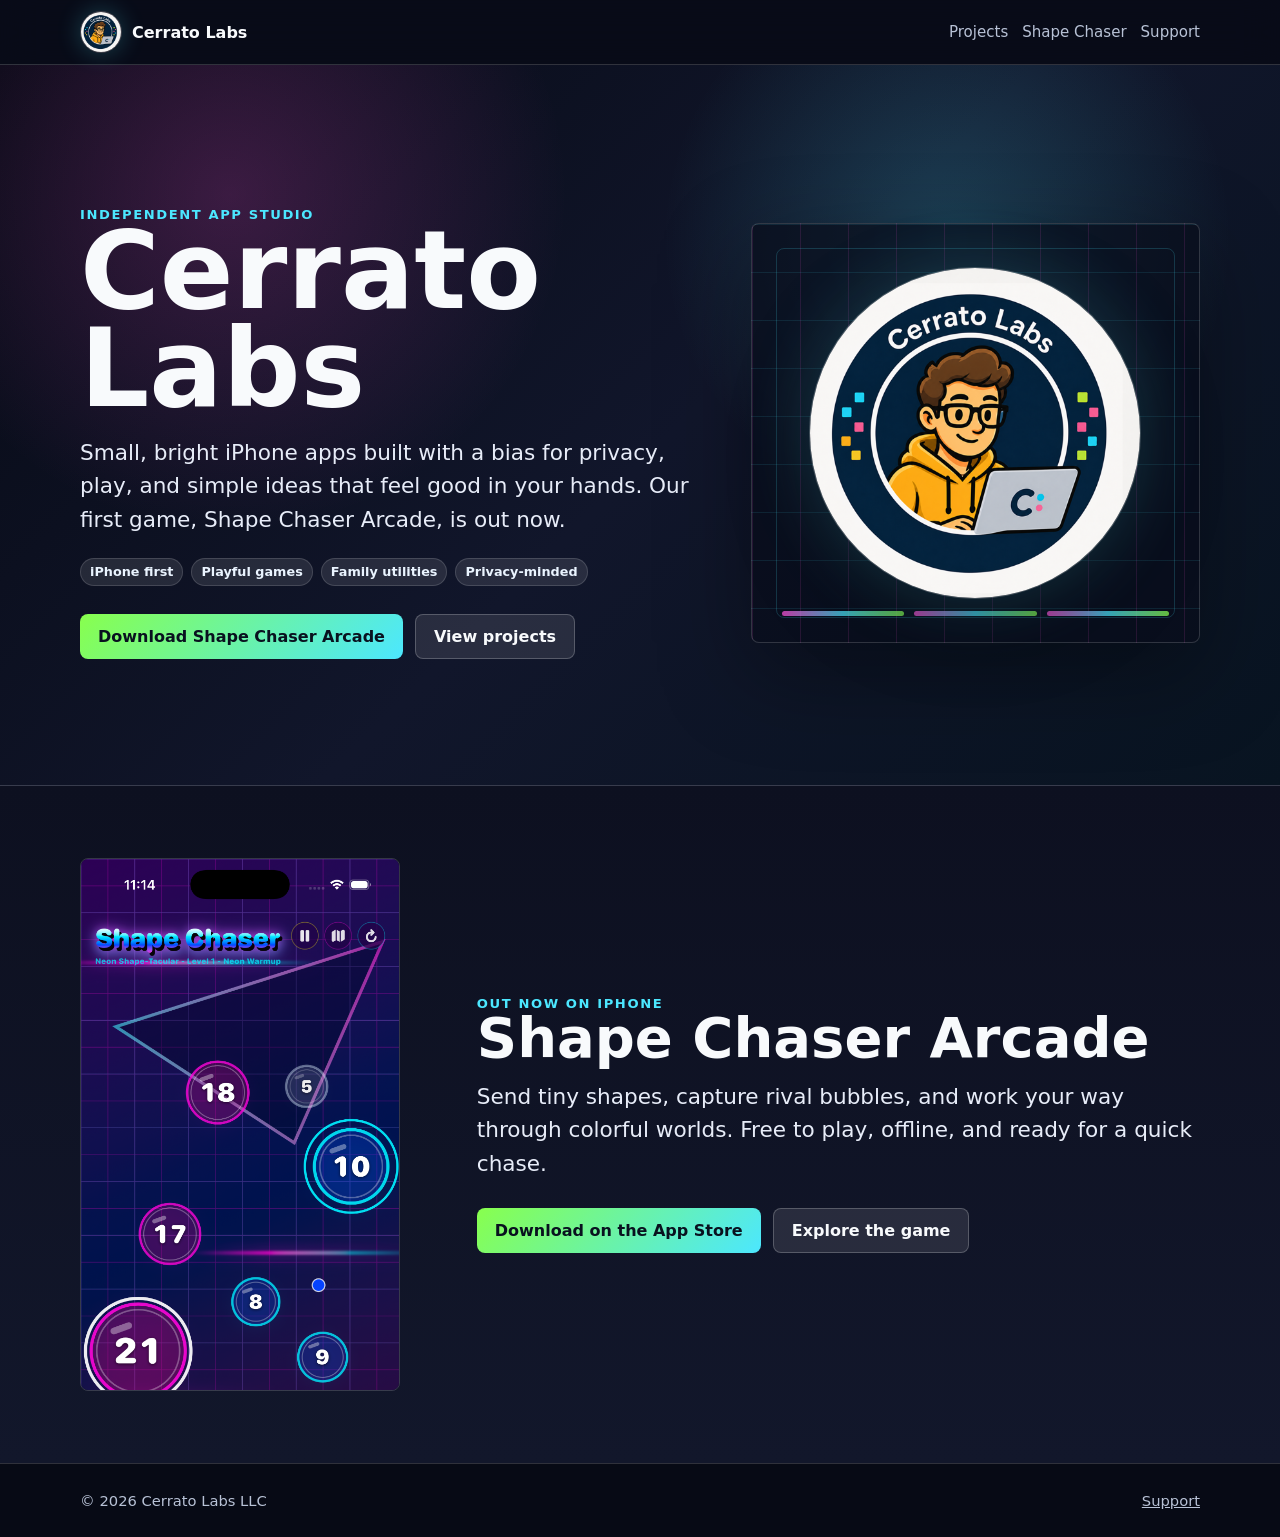
<file: index.html>
<!doctype html>
<html lang="en">
  <head>
    <meta charset="utf-8">
    <meta name="viewport" content="width=device-width, initial-scale=1">
    <title>Cerrato Labs</title>
    <meta name="description" content="Cerrato Labs makes playful iPhone apps. Shape Chaser Arcade, our first game, is available now on the App Store.">
    <link rel="canonical" href="https://cerratolabs.com/">
    <meta property="og:title" content="Cerrato Labs">
    <meta property="og:description" content="Shape Chaser Arcade is available now on the App Store.">
    <meta property="og:type" content="website">
    <meta property="og:url" content="https://cerratolabs.com/">
    <link rel="stylesheet" href="styles.css">
  </head>
  <body>
    <header class="site-header">
      <nav class="nav" aria-label="Primary">
        <a class="brand" href="/">
          <img class="brand-mark" src="/assets/cerrato-labs-mascot-badge-active-512.png" alt="" aria-hidden="true">
          <span>Cerrato Labs</span>
        </a>
        <div class="nav-links">
          <a href="/projects/">Projects</a>
          <a href="/shape-chaser.html">Shape Chaser</a>
          <a href="/support/">Support</a>
        </div>
      </nav>
    </header>

    <main>
      <section class="studio-hero">
        <div class="studio-hero-inner">
          <div class="studio-copy">
            <div class="eyebrow">Independent app studio</div>
            <h1>Cerrato Labs</h1>
            <p class="lead">Small, bright iPhone apps built with a bias for privacy, play, and simple ideas that feel good in your hands. Our first game, Shape Chaser Arcade, is out now.</p>
            <div class="meta">
              <span class="pill">iPhone first</span>
              <span class="pill">Playful games</span>
              <span class="pill">Family utilities</span>
              <span class="pill">Privacy-minded</span>
            </div>
            <div class="actions">
              <a class="button primary" href="https://apps.apple.com/us/app/shape-chaser-arcade/id6803175057">Download Shape Chaser Arcade</a>
              <a class="button" href="/projects/">View projects</a>
            </div>
          </div>

          <div class="studio-mark-panel" aria-hidden="true">
            <img class="studio-logo" src="/assets/cerrato-labs-mascot-badge-active-512.png" alt="">
            <div class="signal-row">
              <span></span>
              <span></span>
              <span></span>
            </div>
          </div>
        </div>
      </section>

      <section class="band launch-band" aria-labelledby="launch-title">
        <div class="wrap launch-wrap">
          <img class="launch-screenshot" src="/assets/shape-chaser-gameplay.png" alt="Shape Chaser Arcade gameplay in the Neon Shape-Tacular world">
          <div class="launch-copy">
            <div class="eyebrow">Out now on iPhone</div>
            <h2 id="launch-title">Shape Chaser Arcade</h2>
            <p class="lead">Send tiny shapes, capture rival bubbles, and work your way through colorful worlds. Free to play, offline, and ready for a quick chase.</p>
            <div class="actions">
              <a class="button primary" href="https://apps.apple.com/us/app/shape-chaser-arcade/id6803175057">Download on the App Store</a>
              <a class="button" href="/shape-chaser.html">Explore the game</a>
            </div>
          </div>
        </div>
      </section>

    </main>

    <footer class="footer">
      <div class="wrap">
        <span>© 2026 Cerrato Labs LLC</span>
        <span><a href="/support/">Support</a></span>
      </div>
    </footer>
  </body>
</html>
</file>
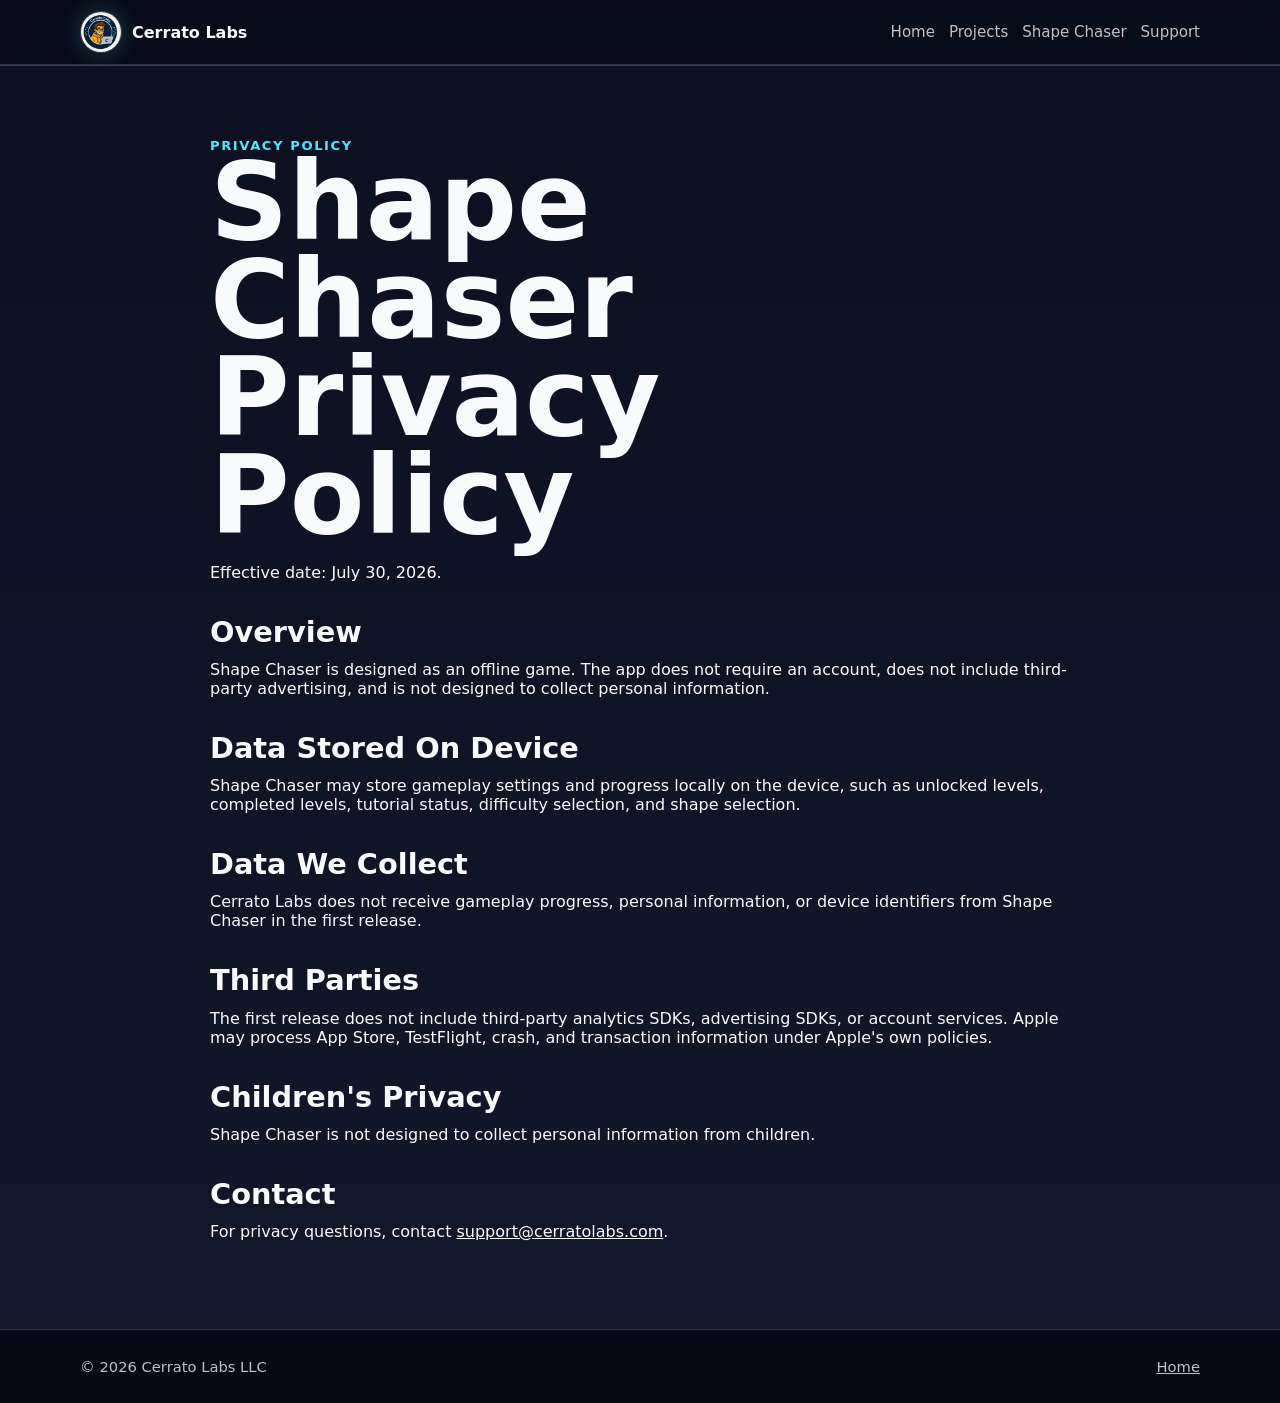
<file: privacy-shape-chaser/index.html>
<!doctype html>
<html lang="en">
  <head>
    <meta charset="utf-8">
    <meta name="viewport" content="width=device-width, initial-scale=1">
    <title>Shape Chaser Privacy Policy - Cerrato Labs</title>
    <meta name="description" content="Privacy policy for Shape Chaser by Cerrato Labs.">
    <link rel="canonical" href="https://cerratolabs.com/privacy-shape-chaser/">
    <meta property="og:title" content="Shape Chaser Privacy Policy - Cerrato Labs">
    <meta property="og:description" content="Privacy information for Shape Chaser by Cerrato Labs.">
    <meta property="og:type" content="website">
    <meta property="og:url" content="https://cerratolabs.com/privacy-shape-chaser/">
    <link rel="stylesheet" href="/styles.css">
  </head>
  <body>
    <header class="site-header">
      <nav class="nav" aria-label="Primary">
        <a class="brand" href="/"><img class="brand-mark" src="/assets/cerrato-labs-mascot-badge-active-512.png" alt="" aria-hidden="true"><span>Cerrato Labs</span></a>
        <div class="nav-links">
          <a href="/">Home</a>
          <a href="/projects/">Projects</a>
          <a href="/shape-chaser.html">Shape Chaser</a>
          <a href="/support/">Support</a>
        </div>
      </nav>
    </header>

    <main>
      <section class="band">
        <div class="wrap legal">
          <div class="eyebrow">Privacy policy</div>
          <h1>Shape Chaser Privacy Policy</h1>
          <p>Effective date: July 30, 2026.</p>

          <h2>Overview</h2>
          <p>Shape Chaser is designed as an offline game. The app does not require an account, does not include third-party advertising, and is not designed to collect personal information.</p>

          <h2>Data Stored On Device</h2>
          <p>Shape Chaser may store gameplay settings and progress locally on the device, such as unlocked levels, completed levels, tutorial status, difficulty selection, and shape selection.</p>

          <h2>Data We Collect</h2>
          <p>Cerrato Labs does not receive gameplay progress, personal information, or device identifiers from Shape Chaser in the first release.</p>

          <h2>Third Parties</h2>
          <p>The first release does not include third-party analytics SDKs, advertising SDKs, or account services. Apple may process App Store, TestFlight, crash, and transaction information under Apple's own policies.</p>

          <h2>Children's Privacy</h2>
          <p>Shape Chaser is not designed to collect personal information from children.</p>

          <h2>Contact</h2>
          <p>For privacy questions, contact <a href="mailto:support@cerratolabs.com">support@cerratolabs.com</a>.</p>
        </div>
      </section>
    </main>

    <footer class="footer">
      <div class="wrap">
        <span>© 2026 Cerrato Labs LLC</span>
        <span><a href="/">Home</a></span>
      </div>
    </footer>
  </body>
</html>
</file>
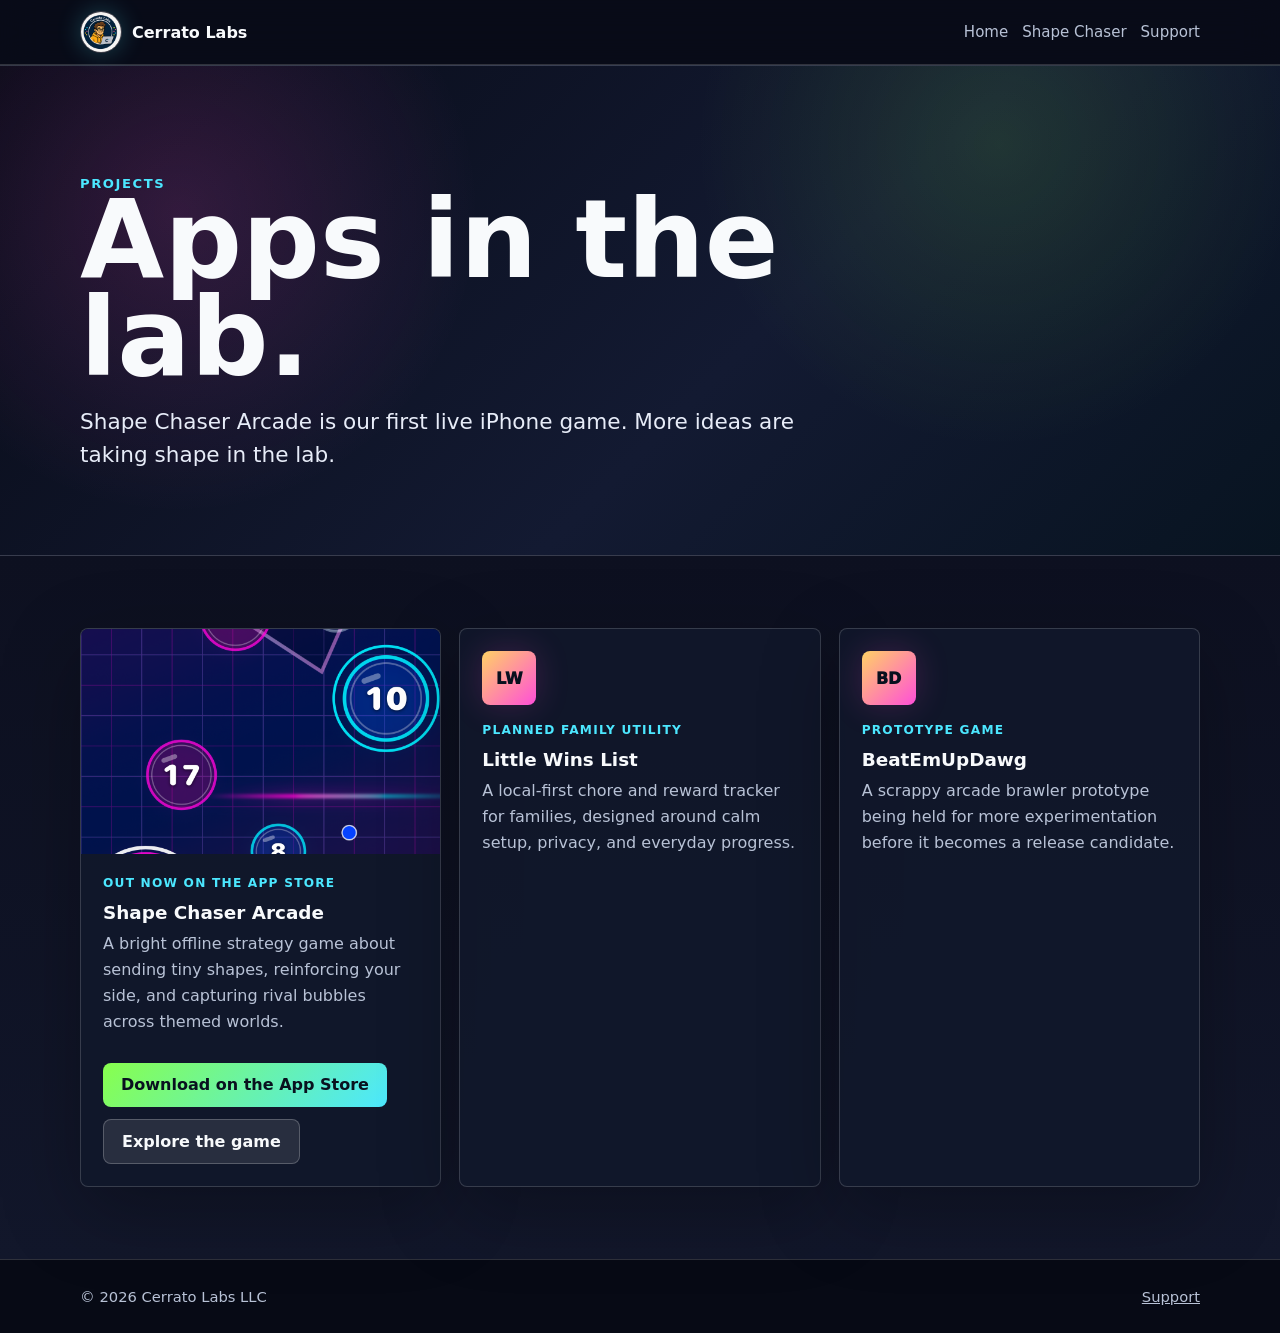
<file: projects/index.html>
<!doctype html>
<html lang="en">
  <head>
    <meta charset="utf-8">
    <meta name="viewport" content="width=device-width, initial-scale=1">
    <title>Projects - Cerrato Labs</title>
    <meta name="description" content="Shape Chaser Arcade is available now on the App Store. Explore Cerrato Labs projects and prototypes.">
    <link rel="canonical" href="https://cerratolabs.com/projects/">
    <meta property="og:title" content="Projects - Cerrato Labs">
    <meta property="og:description" content="Shape Chaser Arcade is out now on iPhone, with more Cerrato Labs ideas in progress.">
    <meta property="og:type" content="website">
    <meta property="og:url" content="https://cerratolabs.com/projects/">
    <link rel="stylesheet" href="/styles.css">
  </head>
  <body>
    <header class="site-header">
      <nav class="nav" aria-label="Primary">
        <a class="brand" href="/"><img class="brand-mark" src="/assets/cerrato-labs-mascot-badge-active-512.png" alt="" aria-hidden="true"><span>Cerrato Labs</span></a>
        <div class="nav-links">
          <a href="/">Home</a>
          <a href="/shape-chaser.html">Shape Chaser</a>
          <a href="/support/">Support</a>
        </div>
      </nav>
    </header>

    <main>
      <section class="projects-hero">
        <div class="wrap">
          <div class="eyebrow">Projects</div>
          <h1>Apps in the lab.</h1>
          <p class="lead">Shape Chaser Arcade is our first live iPhone game. More ideas are taking shape in the lab.</p>
        </div>
      </section>

      <section class="band">
        <div class="wrap">
          <div class="grid projects-grid">
            <article class="card project-card featured-project">
              <img src="/assets/shape-chaser-gameplay.png" alt="Shape Chaser gameplay with colorful capture bubbles">
              <div class="card-body">
                <div class="project-label">Out now on the App Store</div>
                <h3>Shape Chaser Arcade</h3>
                <p>A bright offline strategy game about sending tiny shapes, reinforcing your side, and capturing rival bubbles across themed worlds.</p>
                <div class="actions">
                  <a class="button primary" href="https://apps.apple.com/us/app/shape-chaser-arcade/id6803175057">Download on the App Store</a>
                  <a class="button" href="/shape-chaser.html">Explore the game</a>
                </div>
              </div>
            </article>

            <article class="card project-card">
              <div class="card-body">
                <div class="project-icon">LW</div>
                <div class="project-label">Planned family utility</div>
                <h3>Little Wins List</h3>
                <p>A local-first chore and reward tracker for families, designed around calm setup, privacy, and everyday progress.</p>
              </div>
            </article>

            <article class="card project-card">
              <div class="card-body">
                <div class="project-icon">BD</div>
                <div class="project-label">Prototype game</div>
                <h3>BeatEmUpDawg</h3>
                <p>A scrappy arcade brawler prototype being held for more experimentation before it becomes a release candidate.</p>
              </div>
            </article>
          </div>
        </div>
      </section>
    </main>

    <footer class="footer">
      <div class="wrap">
        <span>© 2026 Cerrato Labs LLC</span>
        <span><a href="/support/">Support</a></span>
      </div>
    </footer>
  </body>
</html>
</file>
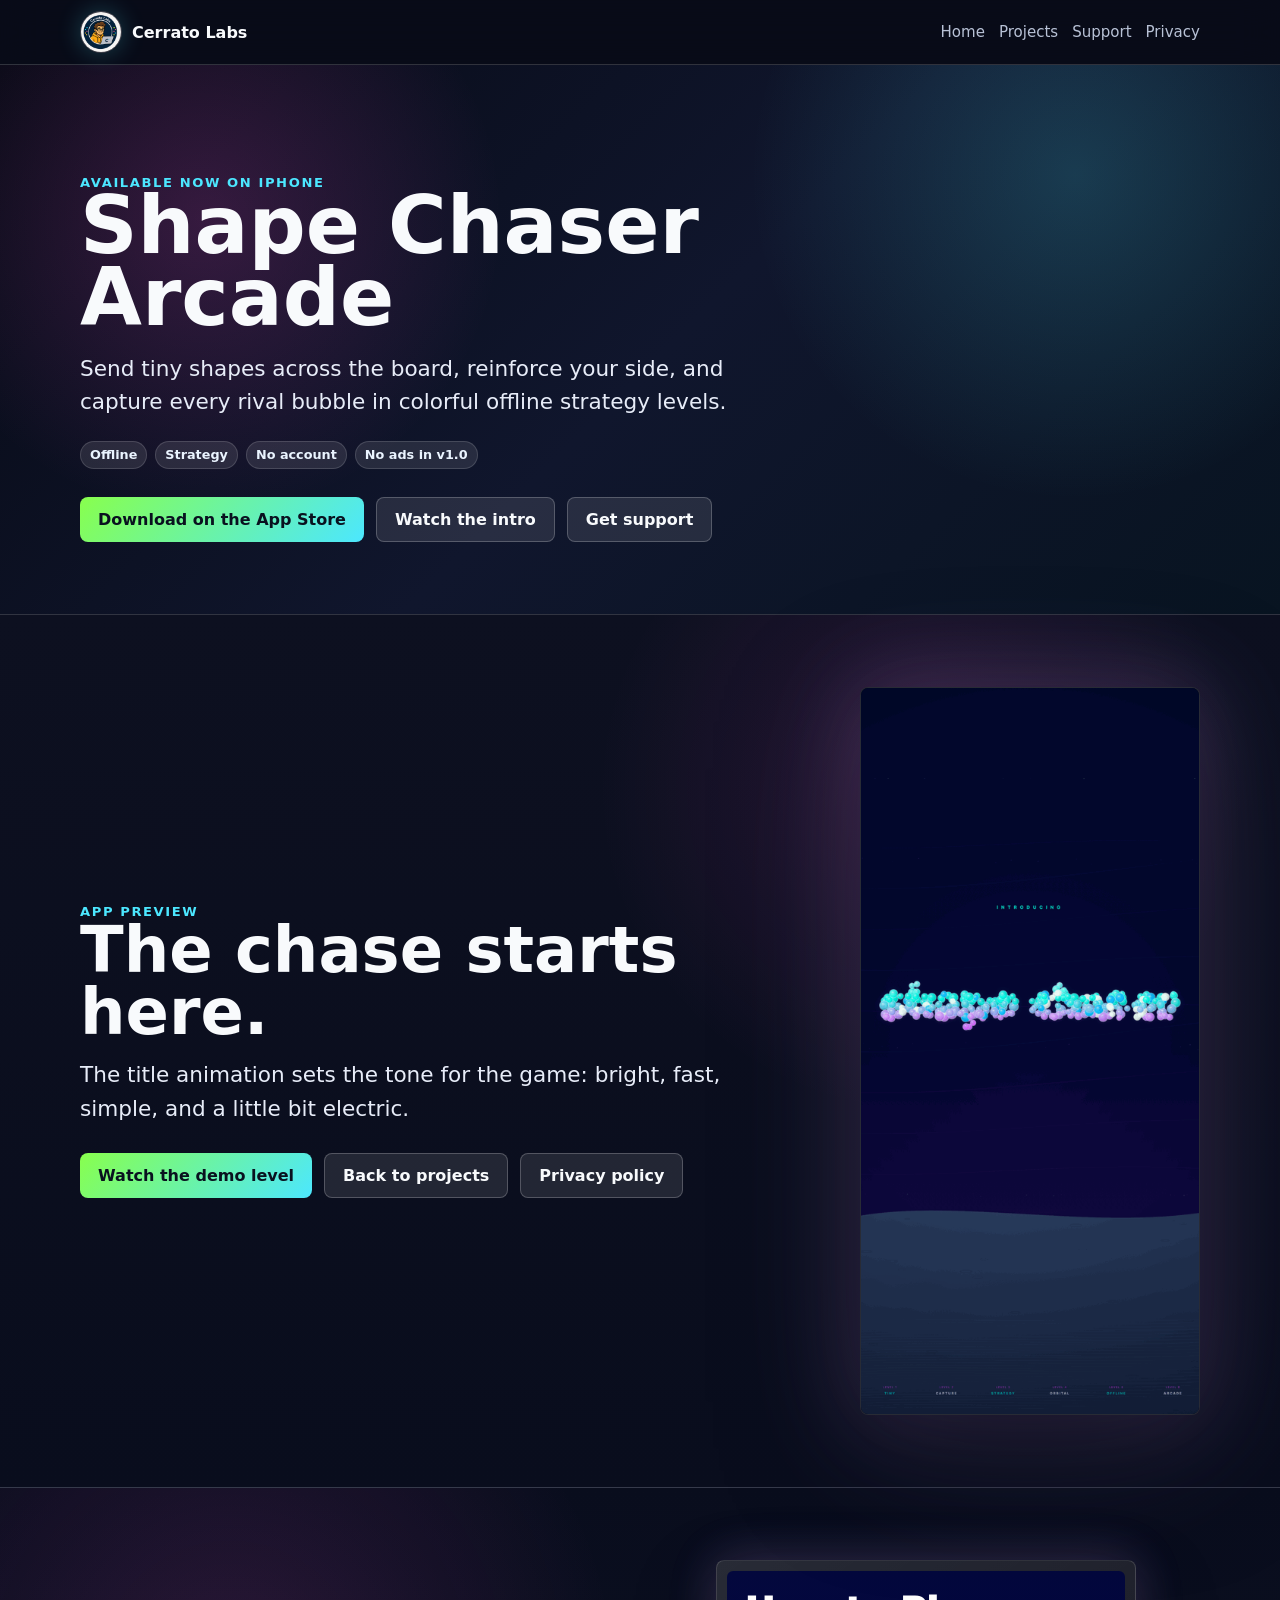
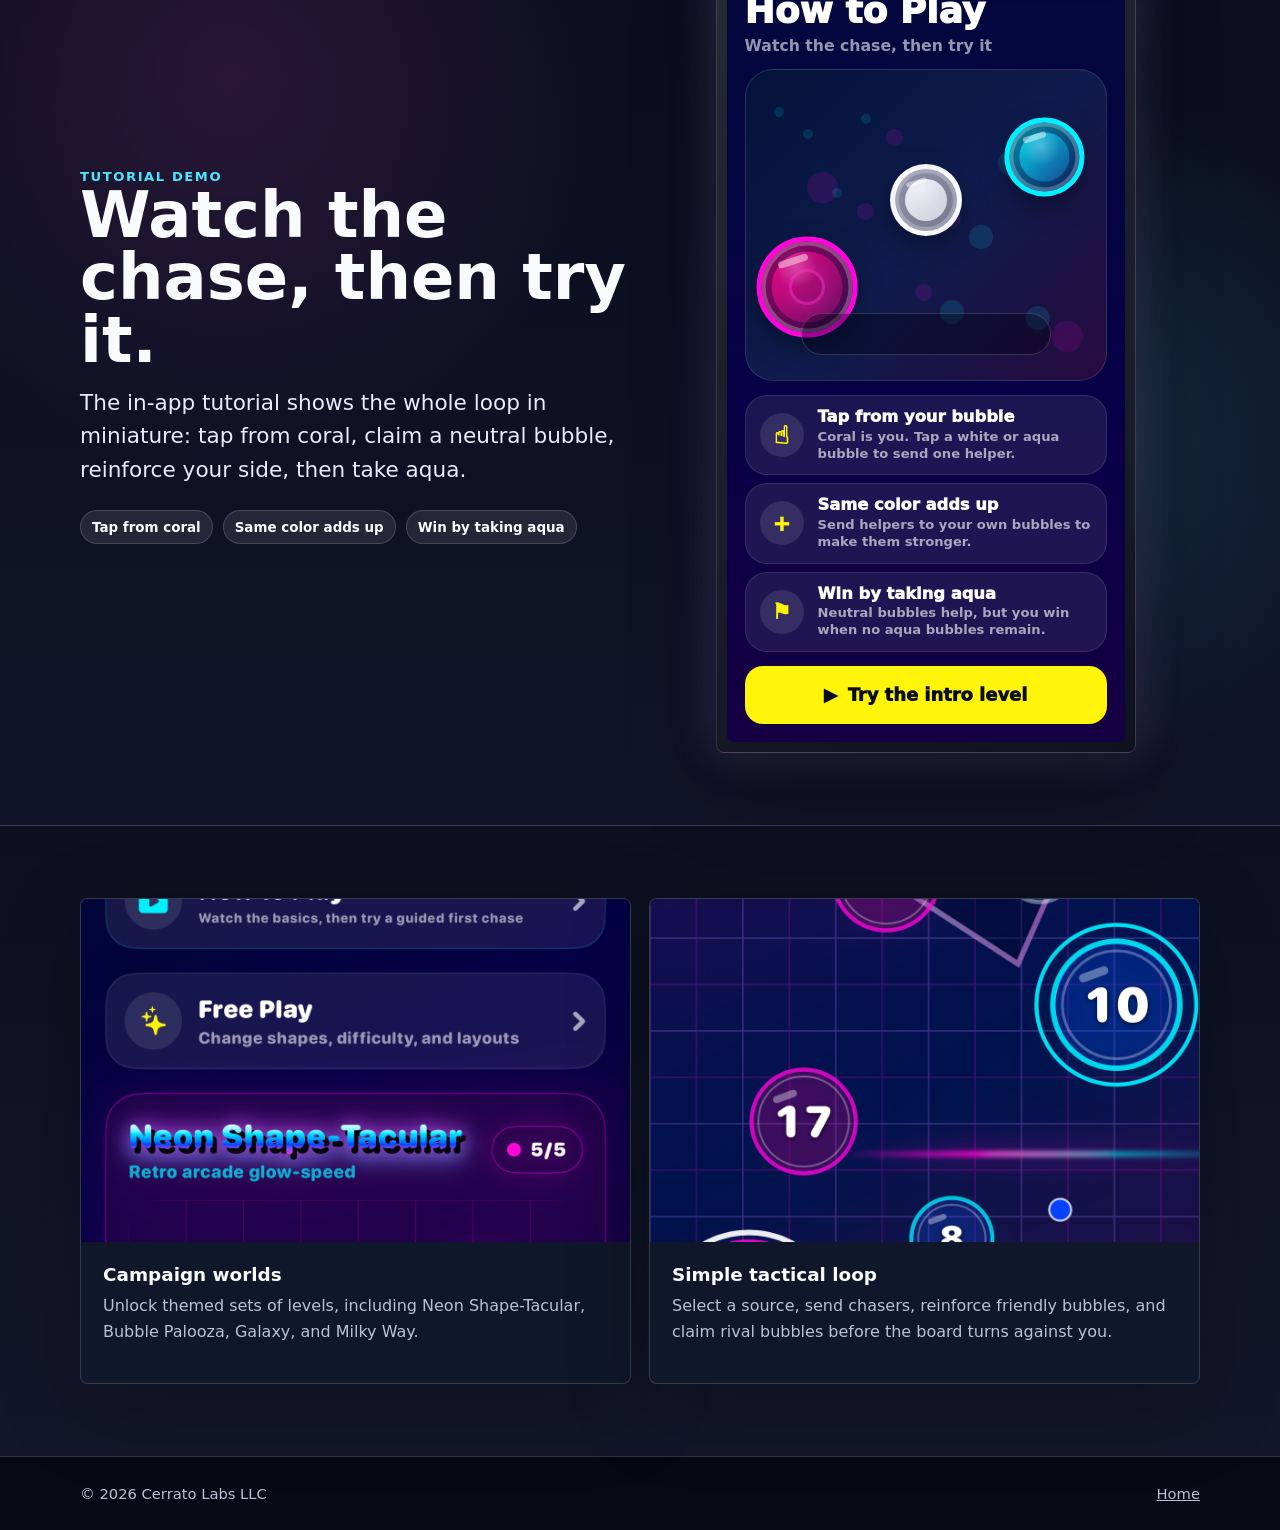
<file: shape-chaser/index.html>
<!doctype html>
<html lang="en">
  <head>
    <meta charset="utf-8">
    <meta name="viewport" content="width=device-width, initial-scale=1">
    <title>Shape Chaser - Cerrato Labs</title>
    <meta name="robots" content="noindex">
    <link rel="canonical" href="https://cerratolabs.com/shape-chaser.html">
    <meta http-equiv="refresh" content="0; url=../shape-chaser.html">
    <script>
      window.location.replace("../shape-chaser.html");
    </script>
  </head>
  <body>
    <p><a href="../shape-chaser.html">Open Shape Chaser</a></p>
  </body>
</html>
</file>
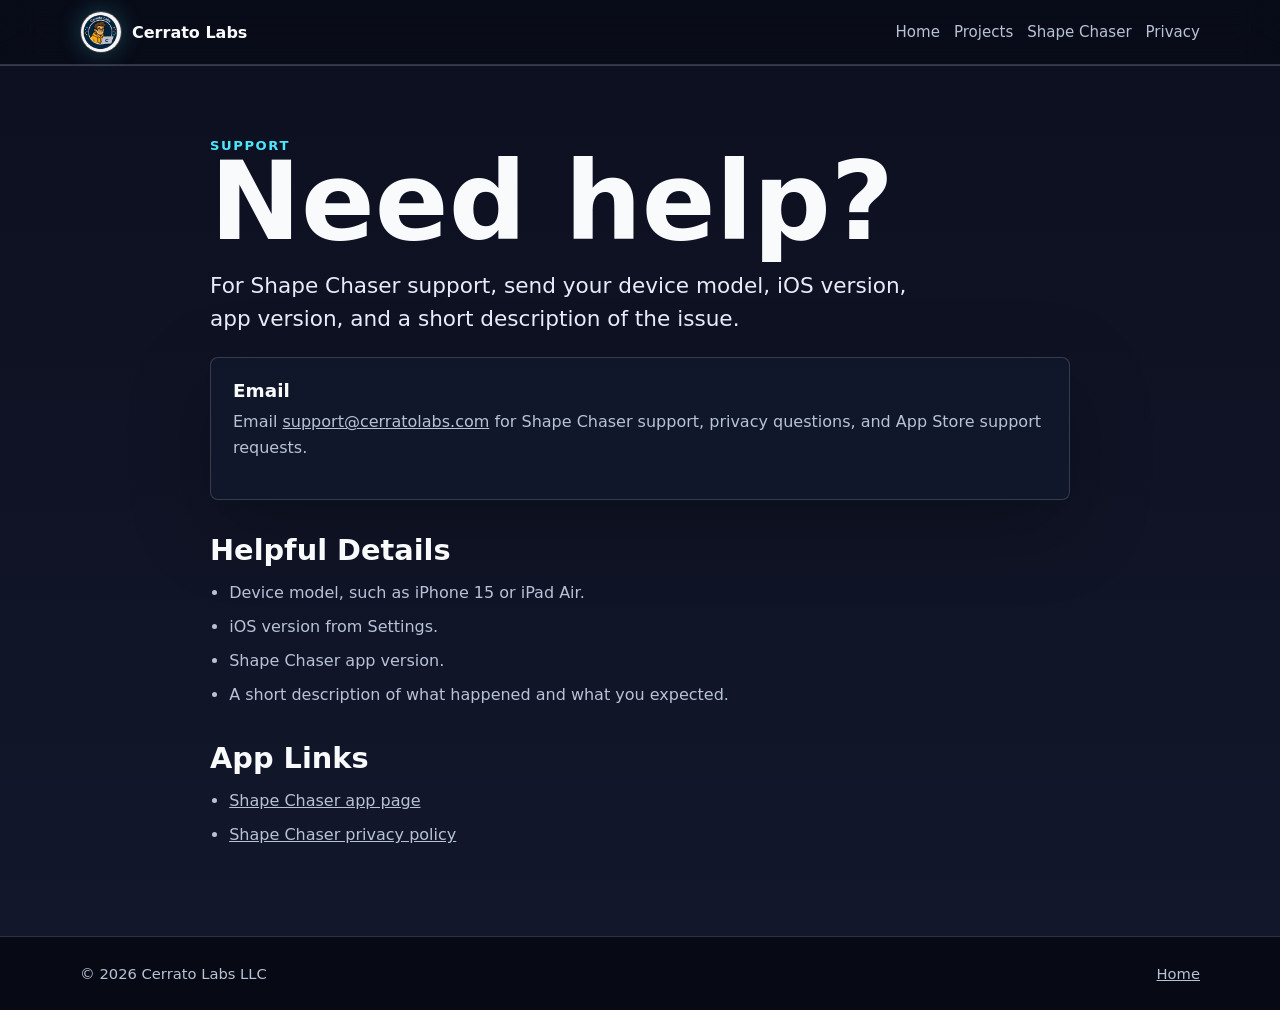
<file: support/index.html>
<!doctype html>
<html lang="en">
  <head>
    <meta charset="utf-8">
    <meta name="viewport" content="width=device-width, initial-scale=1">
    <title>Support - Cerrato Labs</title>
    <meta name="description" content="Support information for Shape Chaser by Cerrato Labs.">
    <link rel="canonical" href="https://cerratolabs.com/support/">
    <meta property="og:title" content="Support - Cerrato Labs">
    <meta property="og:description" content="Get Shape Chaser support from Cerrato Labs.">
    <meta property="og:type" content="website">
    <meta property="og:url" content="https://cerratolabs.com/support/">
    <link rel="stylesheet" href="/styles.css">
  </head>
  <body>
    <header class="site-header">
      <nav class="nav" aria-label="Primary">
        <a class="brand" href="/"><img class="brand-mark" src="/assets/cerrato-labs-mascot-badge-active-512.png" alt="" aria-hidden="true"><span>Cerrato Labs</span></a>
        <div class="nav-links">
          <a href="/">Home</a>
          <a href="/projects/">Projects</a>
          <a href="/shape-chaser.html">Shape Chaser</a>
          <a href="/privacy-shape-chaser/">Privacy</a>
        </div>
      </nav>
    </header>

    <main>
      <section class="band">
        <div class="wrap legal">
          <div class="eyebrow">Support</div>
          <h1>Need help?</h1>
          <p class="lead">For Shape Chaser support, send your device model, iOS version, app version, and a short description of the issue.</p>

          <div class="card">
            <div class="card-body">
              <h3>Email</h3>
              <p>Email <a href="mailto:support@cerratolabs.com">support@cerratolabs.com</a> for Shape Chaser support, privacy questions, and App Store support requests.</p>
            </div>
          </div>

          <h2>Helpful Details</h2>
          <ul class="list">
            <li>Device model, such as iPhone 15 or iPad Air.</li>
            <li>iOS version from Settings.</li>
            <li>Shape Chaser app version.</li>
            <li>A short description of what happened and what you expected.</li>
          </ul>

          <h2>App Links</h2>
          <ul class="list">
            <li><a href="/shape-chaser.html">Shape Chaser app page</a></li>
            <li><a href="/privacy-shape-chaser/">Shape Chaser privacy policy</a></li>
          </ul>
        </div>
      </section>
    </main>

    <footer class="footer">
      <div class="wrap">
        <span>© 2026 Cerrato Labs LLC</span>
        <span><a href="/">Home</a></span>
      </div>
    </footer>
  </body>
</html>
</file>
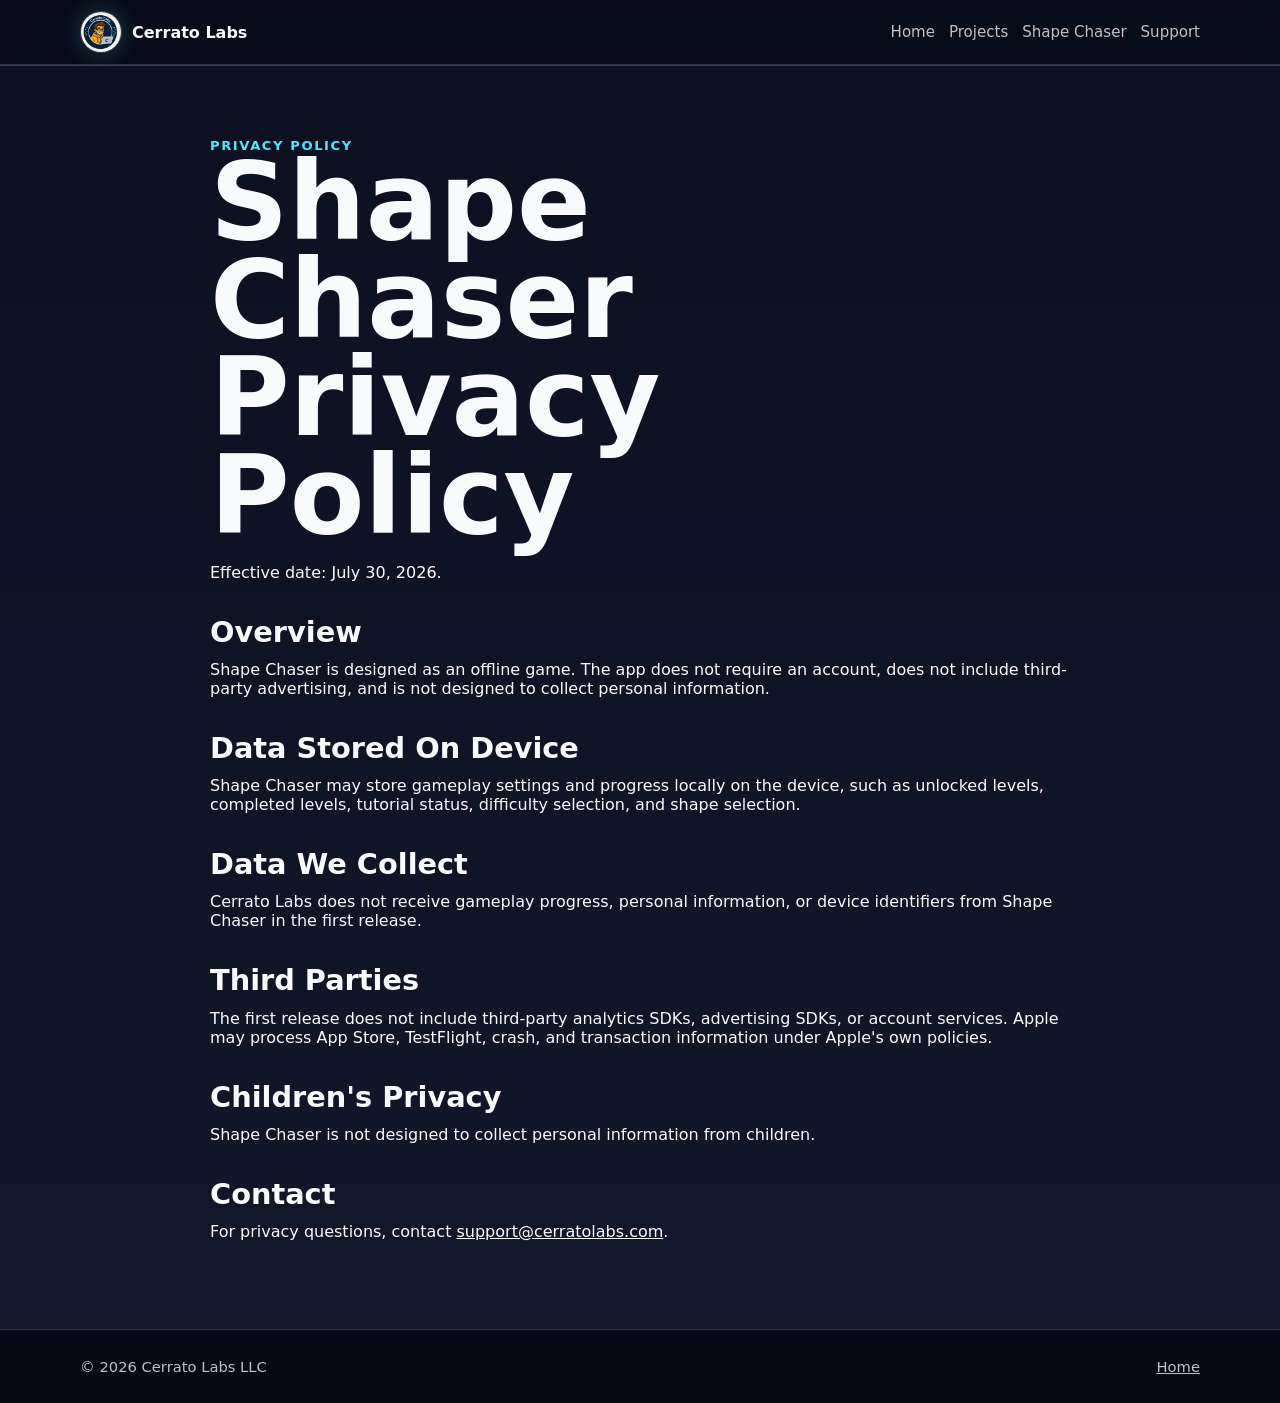
<file: privacy-shape-chaser.html>
<!doctype html>
<html lang="en">
  <head>
    <meta charset="utf-8">
    <meta name="viewport" content="width=device-width, initial-scale=1">
    <title>Shape Chaser Privacy Policy - Cerrato Labs</title>
    <meta name="description" content="Privacy policy for Shape Chaser by Cerrato Labs.">
    <link rel="canonical" href="https://cerratolabs.com/privacy-shape-chaser/">
    <link rel="stylesheet" href="styles.css">
  </head>
  <body>
    <header class="site-header">
      <nav class="nav" aria-label="Primary">
        <a class="brand" href="/"><img class="brand-mark" src="/assets/cerrato-labs-mascot-badge-active-512.png" alt="" aria-hidden="true"><span>Cerrato Labs</span></a>
        <div class="nav-links">
          <a href="/">Home</a>
          <a href="/projects/">Projects</a>
          <a href="/shape-chaser.html">Shape Chaser</a>
          <a href="/support/">Support</a>
        </div>
      </nav>
    </header>

    <main>
      <section class="band">
        <div class="wrap legal">
          <div class="eyebrow">Privacy policy</div>
          <h1>Shape Chaser Privacy Policy</h1>
          <p>Effective date: July 30, 2026.</p>

          <h2>Overview</h2>
          <p>Shape Chaser is designed as an offline game. The app does not require an account, does not include third-party advertising, and is not designed to collect personal information.</p>

          <h2>Data Stored On Device</h2>
          <p>Shape Chaser may store gameplay settings and progress locally on the device, such as unlocked levels, completed levels, tutorial status, difficulty selection, and shape selection.</p>

          <h2>Data We Collect</h2>
          <p>Cerrato Labs does not receive gameplay progress, personal information, or device identifiers from Shape Chaser in the first release.</p>

          <h2>Third Parties</h2>
          <p>The first release does not include third-party analytics SDKs, advertising SDKs, or account services. Apple may process App Store, TestFlight, crash, and transaction information under Apple's own policies.</p>

          <h2>Children's Privacy</h2>
          <p>Shape Chaser is not designed to collect personal information from children.</p>

          <h2>Contact</h2>
          <p>For privacy questions, contact <a href="mailto:support@cerratolabs.com">support@cerratolabs.com</a>.</p>
        </div>
      </section>
    </main>

    <footer class="footer">
      <div class="wrap">
        <span>© 2026 Cerrato Labs LLC</span>
        <span><a href="/">Home</a></span>
      </div>
    </footer>
  </body>
</html>
</file>
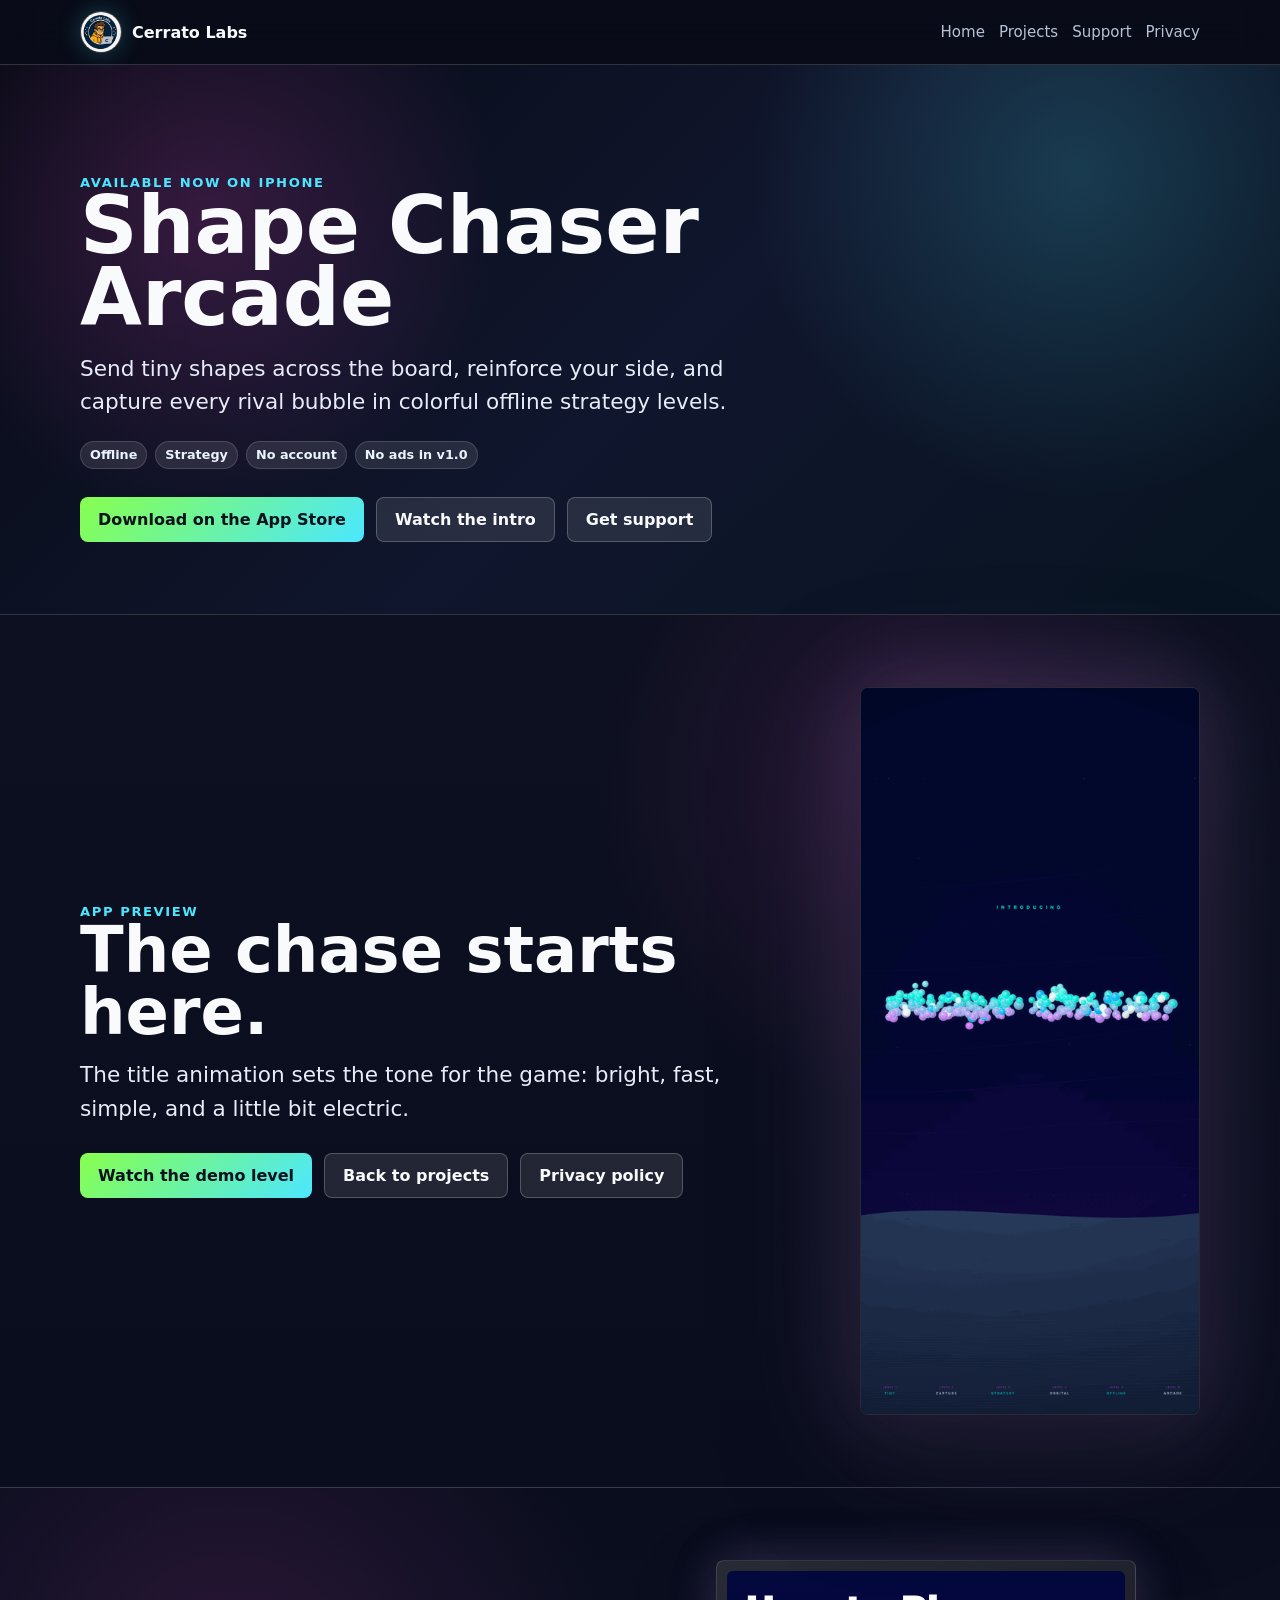
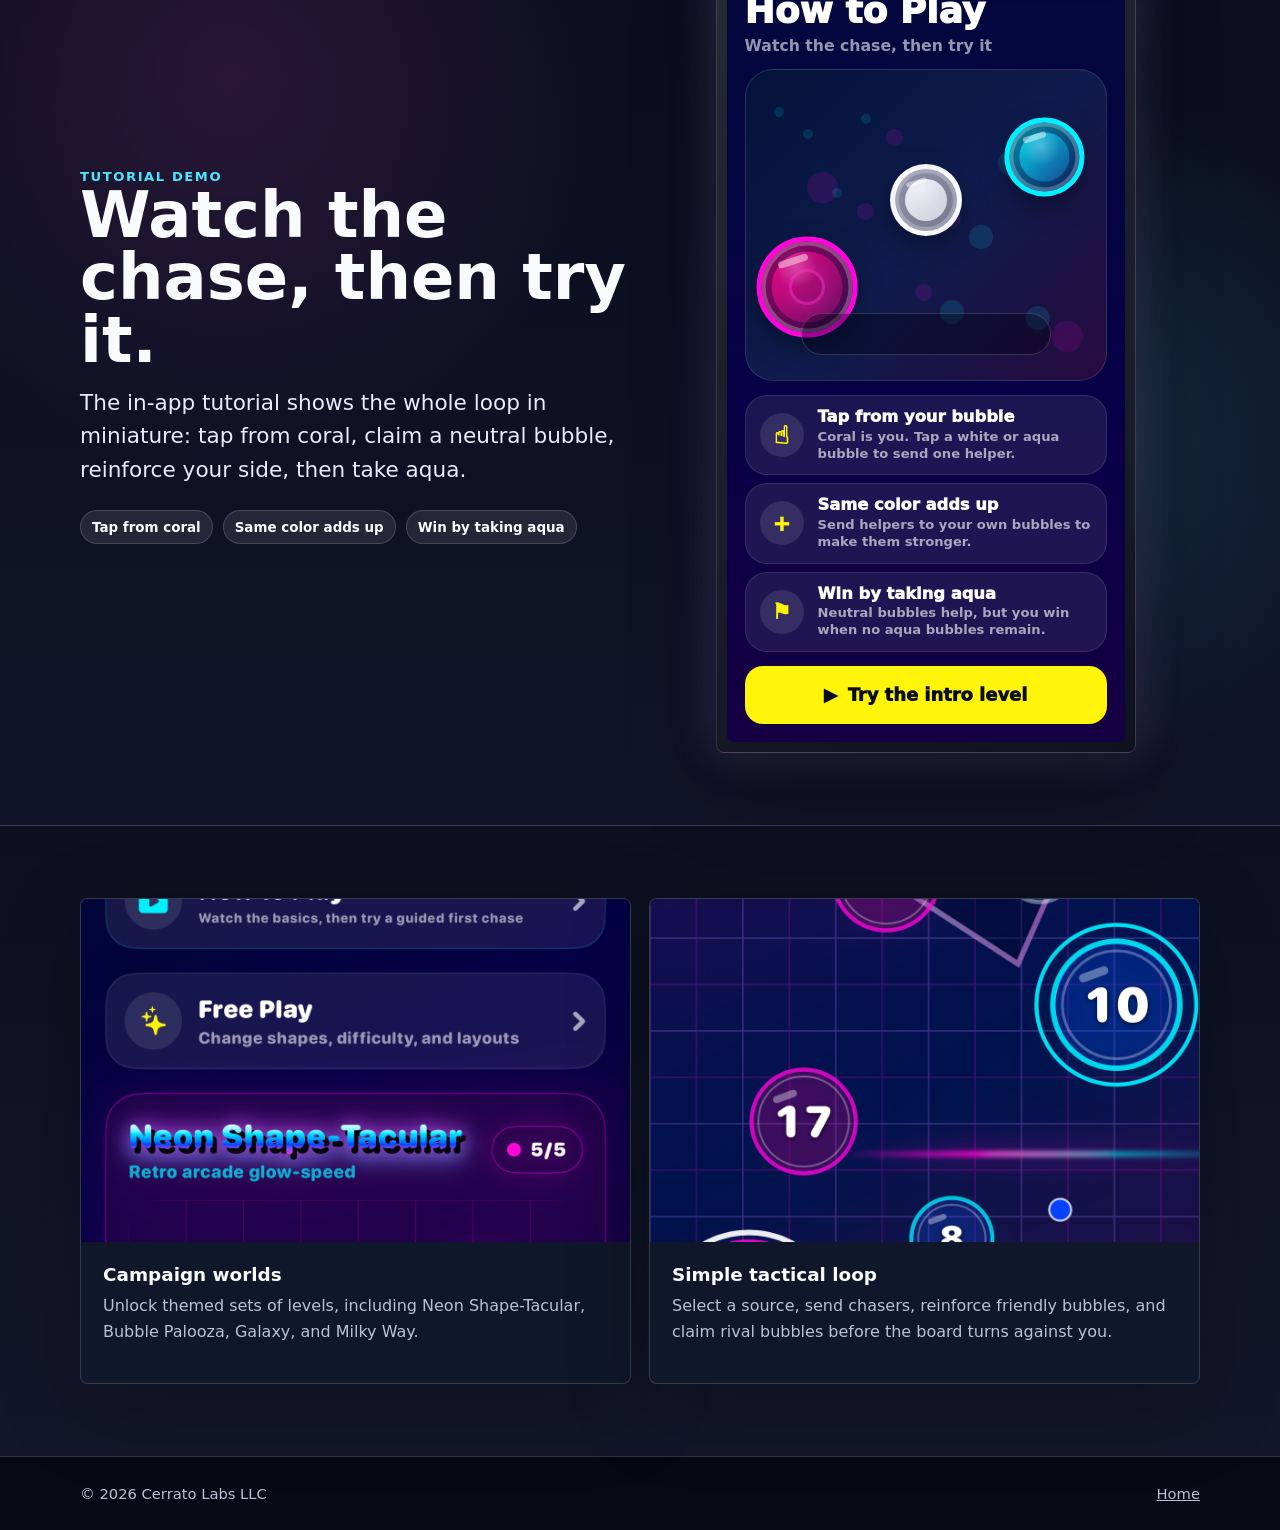
<file: shape-chaser.html>
<!doctype html>
<html lang="en">
  <head>
    <meta charset="utf-8">
    <meta name="viewport" content="width=device-width, initial-scale=1">
    <title>Shape Chaser Arcade - Cerrato Labs</title>
    <meta name="description" content="Shape Chaser Arcade is a free offline iPhone strategy game from Cerrato Labs. Download it on the App Store.">
    <link rel="canonical" href="https://cerratolabs.com/shape-chaser.html">
    <meta property="og:title" content="Shape Chaser Arcade - Cerrato Labs">
    <meta property="og:description" content="Capture rival bubbles across colorful worlds. Available now on the App Store.">
    <meta property="og:type" content="website">
    <meta property="og:url" content="https://cerratolabs.com/shape-chaser.html">
    <meta property="og:image" content="https://cerratolabs.com/assets/shape-chaser-gameplay.png">
    <link rel="stylesheet" href="styles.css">
  </head>
  <body>
    <header class="site-header">
      <nav class="nav" aria-label="Primary">
        <a class="brand" href="/"><img class="brand-mark" src="/assets/cerrato-labs-mascot-badge-active-512.png" alt="" aria-hidden="true"><span>Cerrato Labs</span></a>
        <div class="nav-links">
          <a href="/">Home</a>
          <a href="/projects/">Projects</a>
          <a href="/support/">Support</a>
          <a href="/privacy-shape-chaser/">Privacy</a>
        </div>
      </nav>
    </header>

    <main>
      <section class="page-hero shape-page-hero">
        <div class="wrap">
          <div class="eyebrow">Available now on iPhone</div>
          <h1>Shape Chaser Arcade</h1>
          <p class="lead">Send tiny shapes across the board, reinforce your side, and capture every rival bubble in colorful offline strategy levels.</p>
          <div class="meta">
            <span class="pill">Offline</span>
            <span class="pill">Strategy</span>
            <span class="pill">No account</span>
            <span class="pill">No ads in v1.0</span>
          </div>
          <div class="actions">
            <a class="button primary" href="https://apps.apple.com/us/app/shape-chaser-arcade/id6803175057">Download on the App Store</a>
            <a class="button" href="#app-preview">Watch the intro</a>
            <a class="button" href="/support/">Get support</a>
          </div>
        </div>
      </section>

      <section class="band app-preview-band" id="app-preview">
        <div class="wrap app-preview-wrap">
          <div class="app-preview-copy">
            <div class="eyebrow">App preview</div>
            <h2>The chase starts here.</h2>
            <p class="lead">The title animation sets the tone for the game: bright, fast, simple, and a little bit electric.</p>
            <div class="actions">
              <a class="button primary" href="#demo-level">Watch the demo level</a>
              <a class="button" href="/projects/">Back to projects</a>
              <a class="button" href="/privacy-shape-chaser/">Privacy policy</a>
            </div>
          </div>

          <div class="title-preview-frame" aria-label="Shape Chaser title animation preview">
            <img class="title-preview-motion title-preview-motion-animated" src="/assets/shape-chaser-title-intro.gif" alt="Animated Shape Chaser title intro with neon bubbles forming the game title">
            <img class="title-preview-motion title-preview-motion-static" src="/assets/shape-chaser-title-intro-final.png" alt="Shape Chaser neon title artwork">
          </div>
        </div>
      </section>

      <section class="band demo-level-band" id="demo-level">
        <div class="wrap demo-level-wrap">
          <div class="demo-level-copy">
            <div class="eyebrow">Tutorial demo</div>
            <h2>Watch the chase, then try it.</h2>
            <p class="lead">The in-app tutorial shows the whole loop in miniature: tap from coral, claim a neutral bubble, reinforce your side, then take aqua.</p>
            <div class="demo-steps" aria-label="Shape Chaser demo steps">
              <span>Tap from coral</span>
              <span>Same color adds up</span>
              <span>Win by taking aqua</span>
            </div>
          </div>

          <div class="tutorial-phone-frame" role="img" aria-label="Animated recreation of the Shape Chaser in-game tutorial">
            <div class="tutorial-mini-screen">
              <div class="tutorial-mini-header">
                <div>
                  <div class="tutorial-mini-title">How to Play</div>
                  <div class="tutorial-mini-subtitle">Watch the chase, then try it</div>
                </div>
              </div>

              <div class="tutorial-stage-web" aria-hidden="true">
                <span class="tutorial-bg-dot dot-1"></span>
                <span class="tutorial-bg-dot dot-2"></span>
                <span class="tutorial-bg-dot dot-3"></span>
                <span class="tutorial-bg-dot dot-4"></span>
                <span class="tutorial-bg-dot dot-5"></span>
                <span class="tutorial-bg-dot dot-6"></span>
                <span class="tutorial-bg-dot dot-7"></span>
                <span class="tutorial-bg-dot dot-8"></span>
                <span class="tutorial-bg-dot dot-9"></span>
                <span class="tutorial-bg-dot dot-10"></span>
                <span class="tutorial-bg-dot dot-11"></span>
                <span class="tutorial-bg-dot dot-12"></span>
                <span class="tutorial-bg-dot dot-13"></span>
                <span class="tutorial-bg-dot dot-14"></span>
                <span class="tutorial-bg-dot dot-15"></span>
                <span class="tutorial-bg-dot dot-16"></span>
                <span class="tutorial-route route-home-neutral"></span>
                <span class="tutorial-route route-neutral-rival"></span>
                <span class="tutorial-pulse"></span>
                <span class="tutorial-projectile"></span>

                <span class="tutorial-node node-home">
                  <span class="node-shine"></span>
                  <span class="node-count count-home">
                    <span class="home-count-8">8</span>
                    <span class="home-count-7">7</span>
                    <span class="home-count-6">6</span>
                  </span>
                </span>
                <span class="tutorial-node node-neutral">
                  <span class="node-shine"></span>
                  <span class="node-count count-neutral">
                    <span class="neutral-count-1a">1</span>
                    <span class="neutral-count-3a">3</span>
                    <span class="neutral-count-4">4</span>
                    <span class="neutral-count-3b">3</span>
                    <span class="neutral-count-2">2</span>
                    <span class="neutral-count-1b">1</span>
                  </span>
                </span>
                <span class="tutorial-node node-rival">
                  <span class="node-shine"></span>
                  <span class="node-count count-rival">
                    <span class="rival-count-3">3</span>
                    <span class="rival-count-2">2</span>
                    <span class="rival-count-1">1</span>
                    <span class="rival-count-4">4</span>
                  </span>
                </span>

                <span class="tutorial-caption">
                  <span class="caption-1">Tap from coral</span>
                  <span class="caption-2">Send one helper</span>
                  <span class="caption-3">Bubble claimed</span>
                  <span class="caption-4">Send backup</span>
                  <span class="caption-5">Same color adds up</span>
                  <span class="caption-6">Chase the aqua</span>
                  <span class="caption-7">Aqua has two</span>
                  <span class="caption-8">Send another</span>
                  <span class="caption-9">Aqua has one</span>
                  <span class="caption-10">One more helper</span>
                  <span class="caption-11">Board claimed</span>
                </span>
              </div>

              <div class="tutorial-mini-rows">
                <div class="tutorial-mini-row">
                  <span class="tutorial-mini-icon tutorial-tap-icon" aria-hidden="true">&#9757;&#65038;</span>
                  <div><strong>Tap from your bubble</strong><span>Coral is you. Tap a white or aqua bubble to send one helper.</span></div>
                </div>
                <div class="tutorial-mini-row">
                  <span class="tutorial-mini-icon">+</span>
                  <div><strong>Same color adds up</strong><span>Send helpers to your own bubbles to make them stronger.</span></div>
                </div>
                <div class="tutorial-mini-row">
                  <span class="tutorial-mini-icon" aria-hidden="true">&#9873;</span>
                  <div><strong>Win by taking aqua</strong><span>Neutral bubbles help, but you win when no aqua bubbles remain.</span></div>
                </div>
              </div>

              <div class="tutorial-mini-button"><span aria-hidden="true">&#9654;</span>Try the intro level</div>
            </div>
          </div>
        </div>
      </section>

      <section class="band">
        <div class="wrap">
          <div class="grid two">
            <article class="card">
              <img src="assets/shape-chaser-map.png" alt="Shape Chaser campaign map">
              <div class="card-body">
                <h3>Campaign worlds</h3>
                <p>Unlock themed sets of levels, including Neon Shape-Tacular, Bubble Palooza, Galaxy, and Milky Way.</p>
              </div>
            </article>
            <article class="card">
              <img src="assets/shape-chaser-gameplay.png" alt="Shape Chaser level gameplay">
              <div class="card-body">
                <h3>Simple tactical loop</h3>
                <p>Select a source, send chasers, reinforce friendly bubbles, and claim rival bubbles before the board turns against you.</p>
              </div>
            </article>
          </div>
        </div>
      </section>
    </main>

    <footer class="footer">
      <div class="wrap">
        <span>© 2026 Cerrato Labs LLC</span>
        <span><a href="/">Home</a></span>
      </div>
    </footer>
  </body>
</html>
</file>
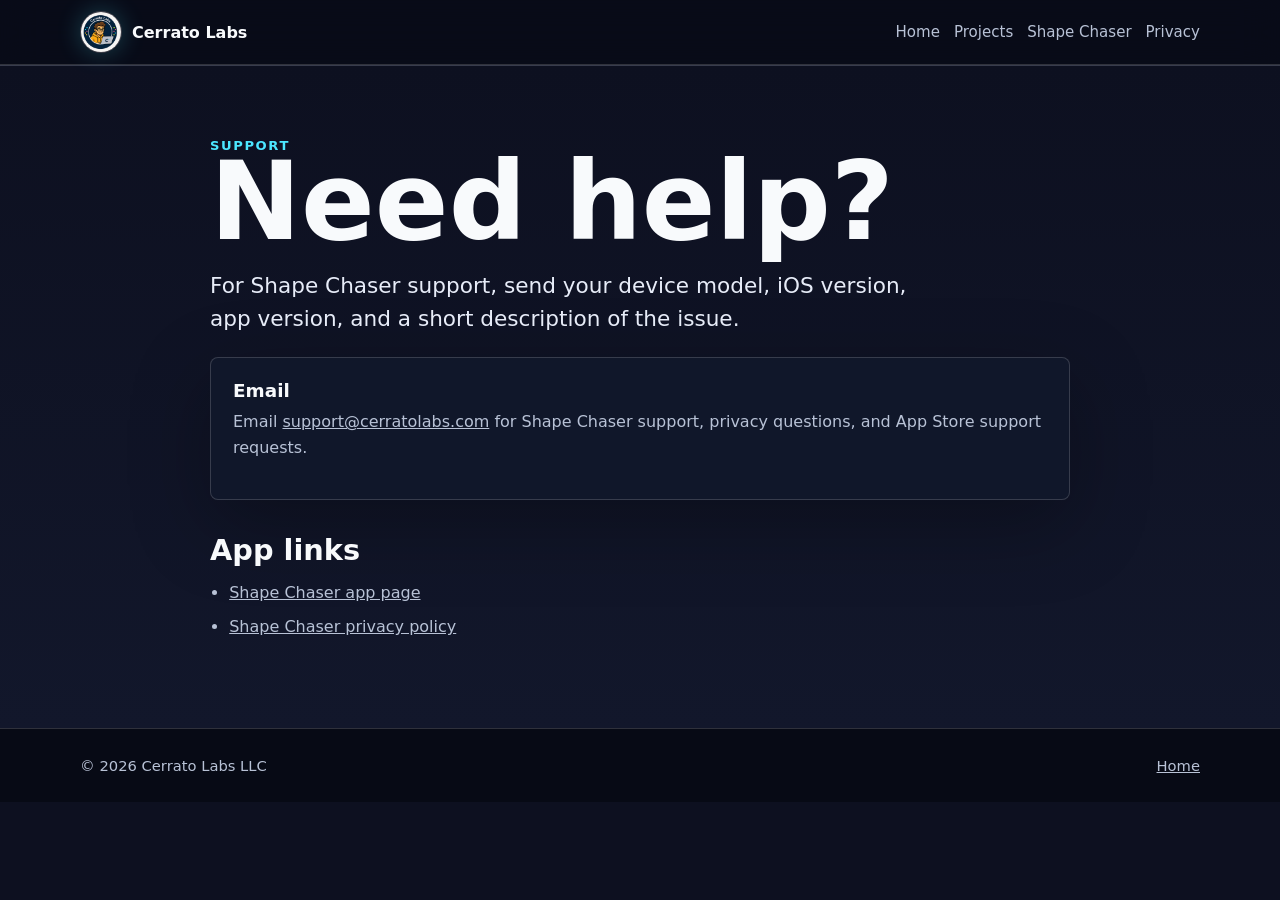
<file: support.html>
<!doctype html>
<html lang="en">
  <head>
    <meta charset="utf-8">
    <meta name="viewport" content="width=device-width, initial-scale=1">
    <title>Support - Cerrato Labs</title>
    <meta name="description" content="Support information for Shape Chaser by Cerrato Labs.">
    <link rel="canonical" href="https://cerratolabs.com/support/">
    <link rel="stylesheet" href="styles.css">
  </head>
  <body>
    <header class="site-header">
      <nav class="nav" aria-label="Primary">
        <a class="brand" href="/"><img class="brand-mark" src="/assets/cerrato-labs-mascot-badge-active-512.png" alt="" aria-hidden="true"><span>Cerrato Labs</span></a>
        <div class="nav-links">
          <a href="/">Home</a>
          <a href="/projects/">Projects</a>
          <a href="/shape-chaser.html">Shape Chaser</a>
          <a href="/privacy-shape-chaser/">Privacy</a>
        </div>
      </nav>
    </header>

    <main>
      <section class="band">
        <div class="wrap legal">
          <div class="eyebrow">Support</div>
          <h1>Need help?</h1>
          <p class="lead">For Shape Chaser support, send your device model, iOS version, app version, and a short description of the issue.</p>

          <div class="card">
            <div class="card-body">
              <h3>Email</h3>
              <p>Email <a href="mailto:support@cerratolabs.com">support@cerratolabs.com</a> for Shape Chaser support, privacy questions, and App Store support requests.</p>
            </div>
          </div>

          <h2>App links</h2>
          <ul class="list">
            <li><a href="/shape-chaser.html">Shape Chaser app page</a></li>
            <li><a href="/privacy-shape-chaser/">Shape Chaser privacy policy</a></li>
          </ul>
        </div>
      </section>
    </main>

    <footer class="footer">
      <div class="wrap">
        <span>© 2026 Cerrato Labs LLC</span>
        <span><a href="/">Home</a></span>
      </div>
    </footer>
  </body>
</html>
</file>
<file: styles.css>
:root {
  color-scheme: dark;
  --ink: #f8fafc;
  --muted: #b8c2d6;
  --paper: #0d1020;
  --panel: rgba(17, 24, 43, 0.84);
  --panel-strong: rgba(9, 13, 27, 0.92);
  --line: rgba(255, 255, 255, 0.16);
  --pink: #ff4fd8;
  --cyan: #4ce7ff;
  --lime: #88ff4d;
  --gold: #ffd166;
  --coral: #ff6b6b;
  --max: 1120px;
}

* {
  box-sizing: border-box;
}

html {
  scroll-behavior: smooth;
}

body {
  margin: 0;
  font-family: Inter, ui-sans-serif, system-ui, -apple-system, BlinkMacSystemFont, "Segoe UI", sans-serif;
  background: var(--paper);
  color: var(--ink);
  letter-spacing: 0;
}

a {
  color: inherit;
}

.site-header {
  position: sticky;
  top: 0;
  z-index: 20;
  backdrop-filter: blur(18px);
  background: rgba(8, 11, 22, 0.78);
  border-bottom: 1px solid var(--line);
}

.nav {
  width: min(var(--max), calc(100% - 32px));
  margin: 0 auto;
  min-height: 64px;
  display: flex;
  align-items: center;
  justify-content: space-between;
  gap: 18px;
}

.brand {
  display: inline-flex;
  align-items: center;
  gap: 10px;
  text-decoration: none;
  font-weight: 900;
}

.brand-mark {
  display: block;
  width: 42px;
  height: 42px;
  border-radius: 50%;
  object-fit: cover;
  border: 1px solid rgba(255, 255, 255, 0.22);
  box-shadow: 0 0 24px rgba(76, 231, 255, 0.24);
}

.nav-links {
  display: flex;
  gap: 14px;
  align-items: center;
  color: var(--muted);
  font-size: 0.94rem;
}

.nav-links a {
  text-decoration: none;
}

.nav-links a:hover {
  color: var(--ink);
}

.hero {
  min-height: 78vh;
  display: grid;
  align-items: end;
  background:
    linear-gradient(180deg, rgba(5, 8, 18, 0.26), rgba(5, 8, 18, 0.90)),
    url("assets/shape-chaser-gameplay.png") center / cover no-repeat;
}

.hero-inner {
  width: min(var(--max), calc(100% - 32px));
  margin: 0 auto;
  padding: 110px 0 70px;
}

.studio-hero {
  min-height: 80vh;
  display: grid;
  align-items: center;
  overflow: hidden;
  background:
    radial-gradient(circle at 74% 24%, rgba(76, 231, 255, 0.20), transparent 26%),
    radial-gradient(circle at 18% 18%, rgba(255, 79, 216, 0.20), transparent 28%),
    linear-gradient(135deg, #070a15 0%, #11162b 52%, #081421 100%);
}

.studio-hero-inner {
  width: min(var(--max), calc(100% - 32px));
  margin: 0 auto;
  padding: 86px 0 70px;
  display: grid;
  grid-template-columns: minmax(0, 1.05fr) minmax(280px, 0.75fr);
  align-items: center;
  gap: 42px;
}

.studio-copy {
  max-width: 760px;
}

.studio-mark-panel {
  position: relative;
  display: grid;
  place-items: center;
  min-height: 420px;
  border: 1px solid rgba(255, 255, 255, 0.16);
  border-radius: 8px;
  background:
    linear-gradient(rgba(76, 231, 255, 0.10) 1px, transparent 1px),
    linear-gradient(90deg, rgba(255, 79, 216, 0.12) 1px, transparent 1px),
    rgba(9, 13, 27, 0.72);
  background-size: 48px 48px;
  box-shadow: 0 30px 90px rgba(0, 0, 0, 0.34);
}

.studio-mark-panel::before {
  content: "";
  position: absolute;
  inset: 24px;
  border: 1px solid rgba(76, 231, 255, 0.18);
  border-radius: 8px;
}

.studio-logo {
  position: relative;
  z-index: 1;
  width: min(76%, 330px);
  aspect-ratio: 1;
  border-radius: 50%;
  object-fit: cover;
  box-shadow:
    0 0 0 1px rgba(255, 255, 255, 0.22),
    0 0 70px rgba(76, 231, 255, 0.20),
    0 26px 80px rgba(0, 0, 0, 0.34);
}

.signal-row {
  position: absolute;
  left: 30px;
  right: 30px;
  bottom: 26px;
  display: grid;
  grid-template-columns: repeat(3, 1fr);
  gap: 10px;
}

.signal-row span {
  height: 5px;
  border-radius: 999px;
  background: linear-gradient(90deg, var(--pink), var(--cyan), var(--lime));
  opacity: 0.72;
}

.eyebrow {
  color: var(--cyan);
  font-size: 0.82rem;
  font-weight: 900;
  letter-spacing: 0.12em;
  text-transform: uppercase;
}

h1,
h2,
h3,
p {
  margin-top: 0;
}

h1 {
  max-width: 780px;
  font-size: clamp(3rem, 9vw, 6.8rem);
  line-height: 0.9;
  margin-bottom: 18px;
}

h2 {
  font-size: clamp(2rem, 5vw, 4rem);
  line-height: 0.98;
  margin-bottom: 14px;
}

h3 {
  font-size: 1.15rem;
  margin-bottom: 8px;
}

.lead {
  max-width: 720px;
  color: #e7ecf8;
  font-size: clamp(1.12rem, 2vw, 1.35rem);
  line-height: 1.55;
}

.actions {
  display: flex;
  flex-wrap: wrap;
  gap: 12px;
  margin-top: 28px;
}

.button {
  min-height: 44px;
  display: inline-flex;
  align-items: center;
  justify-content: center;
  padding: 12px 18px;
  border-radius: 8px;
  border: 1px solid rgba(255, 255, 255, 0.22);
  background: rgba(255, 255, 255, 0.1);
  text-decoration: none;
  font-weight: 800;
}

.button.primary {
  border: 0;
  color: #09111f;
  background: linear-gradient(135deg, var(--lime), var(--cyan));
}

.band {
  border-top: 1px solid var(--line);
  background: linear-gradient(180deg, #0d1020, #12172b);
}

.band.alt {
  background: linear-gradient(135deg, rgba(255, 209, 102, 0.10), #111427 42%, rgba(76, 231, 255, 0.08));
}

.launch-wrap {
  display: grid;
  grid-template-columns: minmax(0, 320px) minmax(0, 1fr);
  align-items: center;
  gap: clamp(28px, 6vw, 88px);
}

.launch-screenshot {
  display: block;
  width: 100%;
  max-height: 580px;
  aspect-ratio: 0.6;
  object-fit: cover;
  object-position: center top;
  border: 1px solid var(--line);
  border-radius: 8px;
}

.launch-copy {
  min-width: 0;
}

.launch-copy h2 {
  font-size: 3.5rem;
}

.wrap {
  width: min(var(--max), calc(100% - 32px));
  margin: 0 auto;
  padding: 72px 0;
}

.section-head {
  max-width: 780px;
  margin-bottom: 28px;
}

.grid {
  display: grid;
  grid-template-columns: repeat(3, minmax(0, 1fr));
  gap: 18px;
}

.two {
  grid-template-columns: repeat(2, minmax(0, 1fr));
}

.card {
  border: 1px solid var(--line);
  border-radius: 8px;
  background: var(--panel);
  overflow: hidden;
  box-shadow: 0 24px 80px rgba(0, 0, 0, 0.28);
}

.card-body {
  padding: 22px;
}

.card img {
  display: block;
  width: 100%;
  aspect-ratio: 16 / 10;
  object-fit: cover;
  background: #060915;
}

.app-icon {
  width: 100%;
  aspect-ratio: 1;
  object-fit: cover;
}

.meta {
  display: flex;
  flex-wrap: wrap;
  gap: 8px;
  margin: 18px 0;
}

.pill {
  display: inline-flex;
  align-items: center;
  min-height: 28px;
  padding: 5px 9px;
  border-radius: 999px;
  color: #eaf4ff;
  background: rgba(255, 255, 255, 0.10);
  border: 1px solid rgba(255, 255, 255, 0.14);
  font-size: 0.8rem;
  font-weight: 800;
}

.status {
  color: var(--gold);
}

.projects-grid {
  align-items: stretch;
}

.project-card {
  min-height: 100%;
}

.featured-project {
  grid-column: span 1;
}

.project-label {
  margin-bottom: 12px;
  color: var(--cyan);
  font-size: 0.76rem;
  font-weight: 900;
  letter-spacing: 0.10em;
  text-transform: uppercase;
}

.project-icon {
  width: 54px;
  height: 54px;
  display: grid;
  place-items: center;
  margin-bottom: 18px;
  border-radius: 8px;
  color: #08101e;
  background: linear-gradient(135deg, var(--gold), var(--pink));
  font-weight: 950;
  box-shadow: 0 0 34px rgba(255, 79, 216, 0.18);
}

.card p,
.copy p,
.list li {
  color: var(--muted);
  line-height: 1.62;
}

.list {
  padding-left: 1.2rem;
}

.list li + li {
  margin-top: 8px;
}

.page-hero {
  background:
    linear-gradient(180deg, rgba(7, 10, 21, 0.52), rgba(7, 10, 21, 0.94)),
    url("assets/shape-chaser-map.png") center / cover no-repeat;
}

.page-hero .wrap {
  padding-top: 110px;
}

.shape-page-hero {
  background:
    radial-gradient(circle at 84% 20%, rgba(76, 231, 255, 0.18), transparent 28%),
    radial-gradient(circle at 16% 28%, rgba(255, 79, 216, 0.18), transparent 26%),
    linear-gradient(135deg, #070a15 0%, #10162d 52%, #081421 100%);
}

.shape-page-hero h1 {
  font-size: 5rem;
}

.app-preview-band {
  background:
    radial-gradient(circle at 72% 20%, rgba(255, 79, 216, 0.12), transparent 28%),
    linear-gradient(180deg, #0d1020, #090d1d);
}

.app-preview-wrap {
  display: grid;
  grid-template-columns: minmax(0, 1fr) minmax(240px, 360px);
  align-items: center;
  gap: 46px;
}

.app-preview-copy {
  min-width: 0;
}

.title-preview-frame {
  justify-self: end;
  width: min(100%, 340px);
  filter:
    drop-shadow(0 34px 70px rgba(0, 0, 0, 0.40))
    drop-shadow(0 0 42px rgba(255, 79, 216, 0.18))
    drop-shadow(0 0 46px rgba(76, 231, 255, 0.12));
}

.title-preview-motion {
  display: block;
  width: 100%;
  aspect-ratio: 7 / 15;
  object-fit: cover;
  border-radius: 8px;
  border: 1px solid rgba(255, 255, 255, 0.14);
  background: #050814;
}

.title-preview-motion-static {
  display: none;
}

.demo-level-band {
  background:
    radial-gradient(circle at 18% 20%, rgba(255, 79, 216, 0.13), transparent 30%),
    radial-gradient(circle at 84% 58%, rgba(76, 231, 255, 0.13), transparent 28%),
    linear-gradient(180deg, #090d1d, #101428);
}

.demo-level-wrap {
  display: grid;
  grid-template-columns: minmax(0, 0.9fr) minmax(320px, 420px);
  align-items: center;
  gap: 56px;
}

.demo-level-copy {
  min-width: 0;
}

.demo-steps {
  display: flex;
  flex-wrap: wrap;
  gap: 10px;
  margin-top: 24px;
}

.demo-steps span {
  display: inline-flex;
  align-items: center;
  min-height: 34px;
  padding: 7px 11px;
  border-radius: 999px;
  color: #f8fbff;
  background: rgba(255, 255, 255, 0.09);
  border: 1px solid rgba(255, 255, 255, 0.16);
  font-size: 0.84rem;
  font-weight: 900;
}

.tutorial-phone-frame {
  justify-self: end;
  width: min(100%, 420px);
  padding: 10px;
  border-radius: 8px;
  border: 1px solid rgba(255, 255, 255, 0.14);
  background:
    linear-gradient(145deg, rgba(255, 255, 255, 0.14), rgba(255, 255, 255, 0.03)),
    rgba(5, 8, 20, 0.82);
  box-shadow:
    0 34px 80px rgba(0, 0, 0, 0.36),
    0 0 50px rgba(255, 79, 216, 0.16),
    0 0 54px rgba(76, 231, 255, 0.12);
}

.tutorial-mini-screen {
  --tutorial-coral: #ff058c;
  --tutorial-magenta: #ff05db;
  --tutorial-coral-dark: #53125f;
  --tutorial-aqua: #00f0ff;
  --tutorial-aqua-dark: #172d7d;
  --tutorial-yellow: #fff50a;
  --tutorial-cream: #f3f2ff;
  --tutorial-panel: rgba(37, 27, 86, 0.78);
  display: flex;
  flex-direction: column;
  gap: 14px;
  width: 100%;
  min-height: 760px;
  padding: 22px 18px 18px;
  border-radius: 6px;
  background: linear-gradient(180deg, #03083d 0%, #080047 58%, #160044 100%);
  overflow: hidden;
  font-family: ui-rounded, "SF Pro Rounded", "Arial Rounded MT Bold", system-ui, sans-serif;
}

.tutorial-mini-header {
  display: flex;
  align-items: flex-start;
  justify-content: space-between;
  gap: 16px;
}

.tutorial-mini-title {
  color: #ffffff;
  font-size: 2.25rem;
  line-height: 1;
  font-weight: 950;
}

.tutorial-mini-subtitle {
  margin-top: 7px;
  color: rgba(255, 255, 255, 0.58);
  font-size: 0.98rem;
  font-weight: 900;
}

.tutorial-stage-web {
  position: relative;
  width: 100%;
  aspect-ratio: 1.16 / 1;
  overflow: hidden;
  border-radius: 28px;
  background:
    linear-gradient(135deg, rgba(4, 19, 58, 0.96), rgba(16, 30, 78, 0.92) 52%, rgba(42, 10, 62, 0.94));
  border: 1px solid rgba(255, 255, 255, 0.12);
}

.tutorial-bg-dot,
.tutorial-route,
.tutorial-node,
.tutorial-projectile,
.tutorial-pulse,
.tutorial-caption {
  position: absolute;
}

.tutorial-bg-dot {
  border-radius: 50%;
  background: rgba(0, 240, 255, 0.12);
}

.dot-1 {
  left: 8%;
  top: 12%;
  width: 10px;
  height: 10px;
}

.dot-2 {
  left: 31%;
  top: 43%;
  width: 17px;
  height: 17px;
  background: rgba(255, 5, 219, 0.12);
}

.dot-3 {
  left: 54%;
  top: 74%;
  width: 24px;
  height: 24px;
}

.dot-4 {
  left: 77%;
  top: 31%;
  width: 31px;
  height: 31px;
  background: rgba(255, 5, 219, 0.12);
}

.dot-5 {
  left: 16%;
  top: 19%;
  width: 10px;
  height: 10px;
}

.dot-6 {
  left: 39%;
  top: 19%;
  width: 17px;
  height: 17px;
  background: rgba(255, 5, 219, 0.12);
}

.dot-7 { left: 62%; top: 50%; width: 24px; height: 24px; }
.dot-8 { left: 85%; top: 81%; width: 31px; height: 31px; background: rgba(255, 5, 219, 0.12); }
.dot-9 { left: 24%; top: 38%; width: 10px; height: 10px; }
.dot-10 { left: 47%; top: 69%; width: 17px; height: 17px; background: rgba(255, 5, 219, 0.12); }
.dot-11 { left: 70%; top: 26%; width: 24px; height: 24px; }
.dot-12 { left: 9%; top: 57%; width: 31px; height: 31px; background: rgba(255, 5, 219, 0.12); }
.dot-13 { left: 32%; top: 14%; width: 10px; height: 10px; }
.dot-14 { left: 55%; top: 45%; width: 17px; height: 17px; background: rgba(255, 5, 219, 0.12); }
.dot-15 { left: 78%; top: 76%; width: 24px; height: 24px; }
.dot-16 { left: 17%; top: 33%; width: 31px; height: 31px; background: rgba(255, 5, 219, 0.12); }
}

.tutorial-route {
  z-index: 1;
  height: 5px;
  border-radius: 999px;
  transform-origin: left center;
  background: repeating-linear-gradient(90deg, rgba(255, 5, 140, 0.62) 0 8px, transparent 8px 18px);
}

.route-home-neutral {
  left: 17%;
  top: 70%;
  width: 43%;
  transform: rotate(-40deg);
  animation: routeHomeNeutral 8.8s infinite;
}

.route-neutral-rival {
  left: 50%;
  top: 42%;
  width: 36%;
  transform: rotate(-23deg);
  animation: routeNeutralRival 8.8s infinite;
}

.tutorial-node {
  z-index: 3;
  display: grid;
  place-items: center;
  width: 20%;
  aspect-ratio: 1;
  border-radius: 50%;
  transform: translate(-50%, -50%);
  overflow: hidden;
  box-shadow: inset 0 0 0 4px rgba(255, 255, 255, 0.25), inset 0 0 0 10px rgba(7, 8, 48, 0.42), 0 10px 26px rgba(0, 0, 0, 0.34);
}

.tutorial-node::before {
  content: "";
  position: absolute;
  inset: 0;
  border-radius: inherit;
  opacity: 0;
  background:
    radial-gradient(circle at 44% 34%, rgba(255, 255, 255, 0.22), transparent 32%),
    linear-gradient(135deg, var(--tutorial-coral), var(--tutorial-coral-dark));
}

.tutorial-node > * {
  position: relative;
  z-index: 1;
}

.node-home {
  left: 17%;
  top: 70%;
  width: 28%;
  background:
    radial-gradient(circle at 38% 28%, rgba(255, 255, 255, 0.26), transparent 24%),
    linear-gradient(135deg, var(--tutorial-coral), var(--tutorial-coral-dark));
  border: 5px solid var(--tutorial-magenta);
  animation: nodeHomeGlow 8.8s infinite;
}

.node-neutral {
  left: 50%;
  top: 42%;
  background:
    radial-gradient(circle at 44% 34%, rgba(255, 255, 255, 0.34), transparent 34%),
    linear-gradient(135deg, #f6f4ff, #c8c9d5);
  border: 5px solid rgba(255, 255, 255, 0.76);
  animation: nodeNeutralGlow 8.8s infinite;
}

.node-neutral::before {
  animation: neutralOwner 8.8s infinite;
}

.node-rival {
  left: 83%;
  top: 28%;
  width: 22%;
  background:
    radial-gradient(circle at 44% 34%, rgba(255, 255, 255, 0.25), transparent 33%),
    linear-gradient(135deg, var(--tutorial-aqua), var(--tutorial-aqua-dark));
  border: 5px solid var(--tutorial-aqua);
  animation: nodeRivalGlow 8.8s infinite;
}

.node-rival::before {
  animation: rivalOwner 8.8s infinite;
}

.node-shine {
  position: absolute;
  left: 18%;
  top: 18%;
  width: 34%;
  height: 8%;
  border-radius: 999px;
  background: rgba(255, 255, 255, 0.46);
  transform: rotate(-18deg);
}

.node-count {
  position: relative;
  width: 100%;
  height: 100%;
  color: #ffffff;
  font-size: clamp(1.35rem, 6.8vw, 2.2rem);
  line-height: 1;
  font-weight: 950;
  text-shadow: 0 3px 6px rgba(0, 0, 0, 0.50);
}

.node-count span {
  position: absolute;
  inset: 0;
  display: grid;
  place-items: center;
  opacity: 0;
  animation-duration: 8.8s;
  animation-iteration-count: infinite;
}

.home-count-8 {
  animation-name: homeCount8;
}

.home-count-7 {
  animation-name: homeCount7;
}

.home-count-6 {
  animation-name: homeCount6;
}

.neutral-count-1a {
  animation-name: neutralCount1a;
}

.neutral-count-3a {
  animation-name: neutralCount3a;
}

.neutral-count-4 {
  animation-name: neutralCount4;
}

.neutral-count-3b {
  animation-name: neutralCount3b;
}

.neutral-count-2 {
  animation-name: neutralCount2;
}

.neutral-count-1b {
  animation-name: neutralCount1b;
}

.rival-count-3 {
  animation-name: rivalCount3;
}

.rival-count-2 {
  animation-name: rivalCount2;
}

.rival-count-1 {
  animation-name: rivalCount1;
}

.rival-count-4 {
  animation-name: rivalCount4;
}

.tutorial-projectile {
  z-index: 5;
  left: 17%;
  top: 70%;
  width: 16px;
  height: 16px;
  border-radius: 50%;
  background: var(--tutorial-coral);
  border: 1px solid rgba(255, 255, 255, 0.80);
  box-shadow: 0 0 16px rgba(255, 47, 202, 0.54);
  transform: translate(-50%, -50%);
  opacity: 0;
  animation: tutorialProjectile 8.8s infinite ease-in-out;
}

.tutorial-pulse {
  z-index: 4;
  left: 17%;
  top: 70%;
  width: 36px;
  height: 36px;
  border: 3px solid rgba(255, 47, 202, 0.48);
  border-radius: 50%;
  box-shadow: 0 0 18px rgba(255, 47, 202, 0.34);
  transform: translate(-50%, -50%);
  animation:
    tutorialPulseMove 8.8s infinite ease-in-out,
    tutorialPulseScale 1.1s infinite ease-in-out;
}

.tutorial-caption {
  z-index: 6;
  left: 50%;
  bottom: 8%;
  width: min(70%, 250px);
  height: 42px;
  color: #ffffff;
  transform: translateX(-50%);
  background: rgba(0, 0, 18, 0.36);
  border: 1px solid rgba(255, 255, 255, 0.16);
  border-radius: 999px;
}

.tutorial-caption span {
  position: absolute;
  inset: 0;
  display: grid;
  place-items: center;
  padding: 0 12px;
  text-align: center;
  font-size: 1.04rem;
  font-weight: 950;
  opacity: 0;
  animation-duration: 8.8s;
  animation-iteration-count: infinite;
}

.caption-1 {
  animation-name: caption1;
}

.caption-2 {
  animation-name: caption2;
}

.caption-3 {
  animation-name: caption3;
}

.caption-4 {
  animation-name: caption4;
}

.caption-5 {
  animation-name: caption5;
}

.caption-6 {
  animation-name: caption6;
}

.caption-7 {
  animation-name: caption7;
}

.caption-8 {
  animation-name: caption8;
}

.caption-9 {
  animation-name: caption9;
}

.caption-10 {
  animation-name: caption10;
}

.caption-11 {
  animation-name: caption11;
}

.tutorial-mini-rows {
  display: grid;
  gap: 8px;
}

.tutorial-mini-row {
  display: grid;
  grid-template-columns: 46px minmax(0, 1fr);
  gap: 12px;
  align-items: center;
  min-height: 74px;
  padding: 12px 14px;
  border-radius: 22px;
  background: var(--tutorial-panel);
  border: 1px solid rgba(255, 255, 255, 0.10);
}

.tutorial-mini-row strong,
.tutorial-mini-row span {
  display: block;
}

.tutorial-mini-row strong {
  margin-bottom: 3px;
  color: #ffffff;
  font-size: 1.02rem;
  line-height: 1.08;
  font-weight: 950;
}

.tutorial-mini-row div > span {
  color: rgba(255, 255, 255, 0.62);
  font-size: 0.82rem;
  line-height: 1.28;
  font-weight: 800;
}

.tutorial-mini-row .tutorial-mini-icon {
  display: grid;
  place-items: center;
  width: 44px;
  height: 44px;
  border-radius: 50%;
  color: var(--tutorial-yellow);
  background: rgba(255, 255, 255, 0.10);
  font-size: 1.35rem;
  font-weight: 950;
}

.tutorial-mini-row .tutorial-tap-icon {
  font-size: 1.55rem;
}

.tutorial-mini-button {
  display: flex;
  place-items: center;
  justify-content: center;
  gap: 10px;
  min-height: 58px;
  margin-top: auto;
  border-radius: 18px;
  color: #080b14;
  background: var(--tutorial-yellow);
  font-size: 1.12rem;
  font-weight: 950;
}

@keyframes routeHomeNeutral {
  0%, 48% { opacity: 1; }
  56%, 100% { opacity: 0.25; }
}

@keyframes routeNeutralRival {
  0%, 47% { opacity: 0.22; }
  48%, 88% { opacity: 1; }
  94%, 100% { opacity: 0.22; }
}

@keyframes neutralOwner {
  0%, 17.9% { opacity: 0; }
  18%, 100% { opacity: 1; }
}

@keyframes rivalOwner {
  0%, 87.9% { opacity: 0; }
  88%, 100% { opacity: 1; }
}

@keyframes nodeHomeGlow {
  0%, 47.9% { box-shadow: inset 0 0 0 4px rgba(255, 255, 255, 0.25), inset 0 0 0 10px rgba(7, 8, 48, 0.42), 0 0 0 6px #ffffff, 0 0 0 13px rgba(255, 5, 219, 0.38), 0 10px 26px rgba(0, 0, 0, 0.34); }
  48%, 100% { box-shadow: inset 0 0 0 4px rgba(255, 255, 255, 0.25), inset 0 0 0 10px rgba(7, 8, 48, 0.42), 0 10px 26px rgba(0, 0, 0, 0.34); }
}

@keyframes nodeNeutralGlow {
  0%, 47.9% { box-shadow: inset 0 0 0 4px rgba(255, 255, 255, 0.25), inset 0 0 0 10px rgba(7, 8, 48, 0.34), 0 0 0 6px var(--tutorial-yellow), 0 0 0 13px rgba(255, 245, 10, 0.30), 0 10px 26px rgba(0, 0, 0, 0.34); }
  48%, 87.9% { box-shadow: inset 0 0 0 4px rgba(255, 255, 255, 0.25), inset 0 0 0 10px rgba(7, 8, 48, 0.42), 0 0 0 6px #ffffff, 0 0 0 13px rgba(255, 5, 219, 0.34), 0 10px 26px rgba(0, 0, 0, 0.34); }
  88%, 100% { box-shadow: inset 0 0 0 4px rgba(255, 255, 255, 0.25), inset 0 0 0 10px rgba(7, 8, 48, 0.42), 0 10px 26px rgba(0, 0, 0, 0.34); }
}

@keyframes nodeRivalGlow {
  0%, 47.9% { box-shadow: inset 0 0 0 4px rgba(255, 255, 255, 0.25), inset 0 0 0 10px rgba(7, 8, 48, 0.42), 0 10px 26px rgba(0, 0, 0, 0.34); }
  48%, 87.9% { box-shadow: inset 0 0 0 4px rgba(255, 255, 255, 0.25), inset 0 0 0 10px rgba(7, 8, 48, 0.42), 0 0 0 6px var(--tutorial-yellow), 0 0 0 13px rgba(255, 245, 10, 0.28), 0 10px 26px rgba(0, 0, 0, 0.34); }
  88%, 100% { box-shadow: inset 0 0 0 4px rgba(255, 255, 255, 0.25), inset 0 0 0 10px rgba(7, 8, 48, 0.42), 0 0 0 6px #ffffff, 0 0 0 13px rgba(255, 5, 219, 0.34), 0 10px 26px rgba(0, 0, 0, 0.34); }
}

@keyframes tutorialProjectile {
  0%, 9.9% { left: 17%; top: 70%; opacity: 0; }
  10% { left: 17%; top: 70%; opacity: 1; }
  18% { left: 50%; top: 42%; opacity: 1; }
  18.1%, 28.9% { left: 50%; top: 42%; opacity: 0; }
  29% { left: 17%; top: 70%; opacity: 1; }
  37% { left: 50%; top: 42%; opacity: 1; }
  37.1%, 47.9% { left: 50%; top: 42%; opacity: 0; }
  48% { left: 50%; top: 42%; opacity: 1; }
  56% { left: 83%; top: 28%; opacity: 1; }
  56.1%, 63.9% { left: 83%; top: 28%; opacity: 0; }
  64% { left: 50%; top: 42%; opacity: 1; }
  72% { left: 83%; top: 28%; opacity: 1; }
  72.1%, 79.9% { left: 83%; top: 28%; opacity: 0; }
  80% { left: 50%; top: 42%; opacity: 1; }
  88% { left: 83%; top: 28%; opacity: 1; }
  88.1%, 100% { left: 83%; top: 28%; opacity: 0; }
}

@keyframes tutorialPulseMove {
  0%, 9.9% { left: 17%; top: 70%; border-color: rgba(255, 47, 202, 0.48); }
  10%, 47.9% { left: 50%; top: 42%; border-color: rgba(255, 47, 202, 0.48); }
  48%, 87.9% { left: 83%; top: 28%; border-color: rgba(37, 217, 243, 0.48); }
  88%, 100% { left: 83%; top: 28%; border-color: rgba(255, 242, 0, 0.56); }
}

@keyframes tutorialPulseScale {
  0%, 100% { width: 32px; height: 32px; opacity: 0.62; }
  50% { width: 54px; height: 54px; opacity: 0.34; }
}

@keyframes homeCount8 { 0%, 9.9% { opacity: 1; } 10%, 100% { opacity: 0; } }
@keyframes homeCount7 { 0%, 9.9% { opacity: 0; } 10%, 28.9% { opacity: 1; } 29%, 100% { opacity: 0; } }
@keyframes homeCount6 { 0%, 28.9% { opacity: 0; } 29%, 100% { opacity: 1; } }
@keyframes neutralCount1a { 0%, 17.9% { opacity: 1; } 18%, 100% { opacity: 0; } }
@keyframes neutralCount3a { 0%, 17.9% { opacity: 0; } 18%, 36.9% { opacity: 1; } 37%, 100% { opacity: 0; } }
@keyframes neutralCount4 { 0%, 36.9% { opacity: 0; } 37%, 47.9% { opacity: 1; } 48%, 100% { opacity: 0; } }
@keyframes neutralCount3b { 0%, 47.9% { opacity: 0; } 48%, 63.9% { opacity: 1; } 64%, 100% { opacity: 0; } }
@keyframes neutralCount2 { 0%, 63.9% { opacity: 0; } 64%, 79.9% { opacity: 1; } 80%, 100% { opacity: 0; } }
@keyframes neutralCount1b { 0%, 79.9% { opacity: 0; } 80%, 100% { opacity: 1; } }
@keyframes rivalCount3 { 0%, 55.9% { opacity: 1; } 56%, 100% { opacity: 0; } }
@keyframes rivalCount2 { 0%, 55.9% { opacity: 0; } 56%, 71.9% { opacity: 1; } 72%, 100% { opacity: 0; } }
@keyframes rivalCount1 { 0%, 71.9% { opacity: 0; } 72%, 87.9% { opacity: 1; } 88%, 100% { opacity: 0; } }
@keyframes rivalCount4 { 0%, 87.9% { opacity: 0; } 88%, 100% { opacity: 1; } }

@keyframes caption1 { 0%, 9.9% { opacity: 1; } 10%, 100% { opacity: 0; } }
@keyframes caption2 { 0%, 9.9% { opacity: 0; } 10%, 17.9% { opacity: 1; } 18%, 100% { opacity: 0; } }
@keyframes caption3 { 0%, 17.9% { opacity: 0; } 18%, 28.9% { opacity: 1; } 29%, 100% { opacity: 0; } }
@keyframes caption4 { 0%, 28.9% { opacity: 0; } 29%, 36.9% { opacity: 1; } 37%, 100% { opacity: 0; } }
@keyframes caption5 { 0%, 36.9% { opacity: 0; } 37%, 47.9% { opacity: 1; } 48%, 100% { opacity: 0; } }
@keyframes caption6 { 0%, 47.9% { opacity: 0; } 48%, 55.9% { opacity: 1; } 56%, 100% { opacity: 0; } }
@keyframes caption7 { 0%, 55.9% { opacity: 0; } 56%, 63.9% { opacity: 1; } 64%, 100% { opacity: 0; } }
@keyframes caption8 { 0%, 63.9% { opacity: 0; } 64%, 71.9% { opacity: 1; } 72%, 100% { opacity: 0; } }
@keyframes caption9 { 0%, 71.9% { opacity: 0; } 72%, 79.9% { opacity: 1; } 80%, 100% { opacity: 0; } }
@keyframes caption10 { 0%, 79.9% { opacity: 0; } 80%, 87.9% { opacity: 1; } 88%, 100% { opacity: 0; } }
@keyframes caption11 { 0%, 87.9% { opacity: 0; } 88%, 100% { opacity: 1; } }

.projects-hero {
  border-top: 1px solid var(--line);
  background:
    radial-gradient(circle at 78% 16%, rgba(136, 255, 77, 0.12), transparent 28%),
    radial-gradient(circle at 14% 30%, rgba(255, 79, 216, 0.16), transparent 26%),
    linear-gradient(135deg, #080b17, #131a32 58%, #081421);
}

.projects-hero .wrap {
  padding-top: 110px;
  padding-bottom: 62px;
}

.legal {
  max-width: 860px;
}

.legal h2 {
  font-size: 1.8rem;
  margin-top: 36px;
}

.footer {
  border-top: 1px solid var(--line);
  background: #070a15;
}

.footer .wrap {
  padding: 28px 0;
  display: flex;
  justify-content: space-between;
  gap: 18px;
  flex-wrap: wrap;
  color: var(--muted);
  font-size: 0.92rem;
}

@media (max-width: 960px) {
  .studio-hero {
    min-height: auto;
  }

  .studio-hero-inner {
    grid-template-columns: 1fr;
    padding: 64px 0 46px;
  }

  .studio-mark-panel {
    display: none;
  }
}

@media (max-width: 760px) {
  .nav {
    align-items: flex-start;
    flex-direction: column;
    padding: 14px 0;
  }

  .nav-links {
    width: 100%;
    overflow-x: auto;
    padding-bottom: 2px;
  }

  .hero {
    min-height: 72vh;
  }

  .studio-hero-inner {
    padding: 52px 0 38px;
  }

  .launch-wrap {
    grid-template-columns: 1fr;
    gap: 30px;
  }

  .launch-copy {
    order: -1;
  }

  .launch-copy h2,
  .shape-page-hero h1 {
    font-size: 3rem;
  }

  .launch-screenshot {
    justify-self: center;
    max-width: 320px;
    height: 420px;
  }

  .grid,
  .two {
    grid-template-columns: 1fr;
  }

  .app-preview-wrap {
    grid-template-columns: 1fr;
    gap: 30px;
  }

  .title-preview-frame {
    justify-self: center;
    width: min(300px, 86vw);
  }

  .demo-level-wrap {
    grid-template-columns: 1fr;
    gap: 30px;
  }

  .tutorial-phone-frame {
    justify-self: center;
    width: min(380px, 92vw);
  }

  .wrap {
    padding: 52px 0;
  }
}

@media (prefers-reduced-motion: reduce) {
  .title-preview-motion-animated {
    display: none;
  }

  .title-preview-motion-static {
    display: block;
  }

  .tutorial-route,
  .tutorial-node,
  .tutorial-node::before,
  .tutorial-projectile,
  .tutorial-pulse,
  .node-count span,
  .tutorial-caption span {
    animation: none !important;
  }

  .tutorial-projectile {
    opacity: 0;
  }

  .route-home-neutral {
    opacity: 1;
  }

  .route-neutral-rival {
    opacity: 0.22;
  }

  .node-home {
    box-shadow: inset 0 0 0 4px rgba(255, 255, 255, 0.25), inset 0 0 0 10px rgba(7, 8, 48, 0.42), 0 0 0 6px #ffffff, 0 0 0 13px rgba(255, 5, 219, 0.38), 0 10px 26px rgba(0, 0, 0, 0.34);
  }

  .node-neutral {
    box-shadow: inset 0 0 0 4px rgba(255, 255, 255, 0.25), inset 0 0 0 10px rgba(7, 8, 48, 0.34), 0 0 0 6px var(--tutorial-yellow), 0 0 0 13px rgba(255, 245, 10, 0.30), 0 10px 26px rgba(0, 0, 0, 0.34);
  }

  .home-count-8,
  .neutral-count-1a,
  .rival-count-3,
  .caption-1 {
    opacity: 1;
  }
}
</file>
